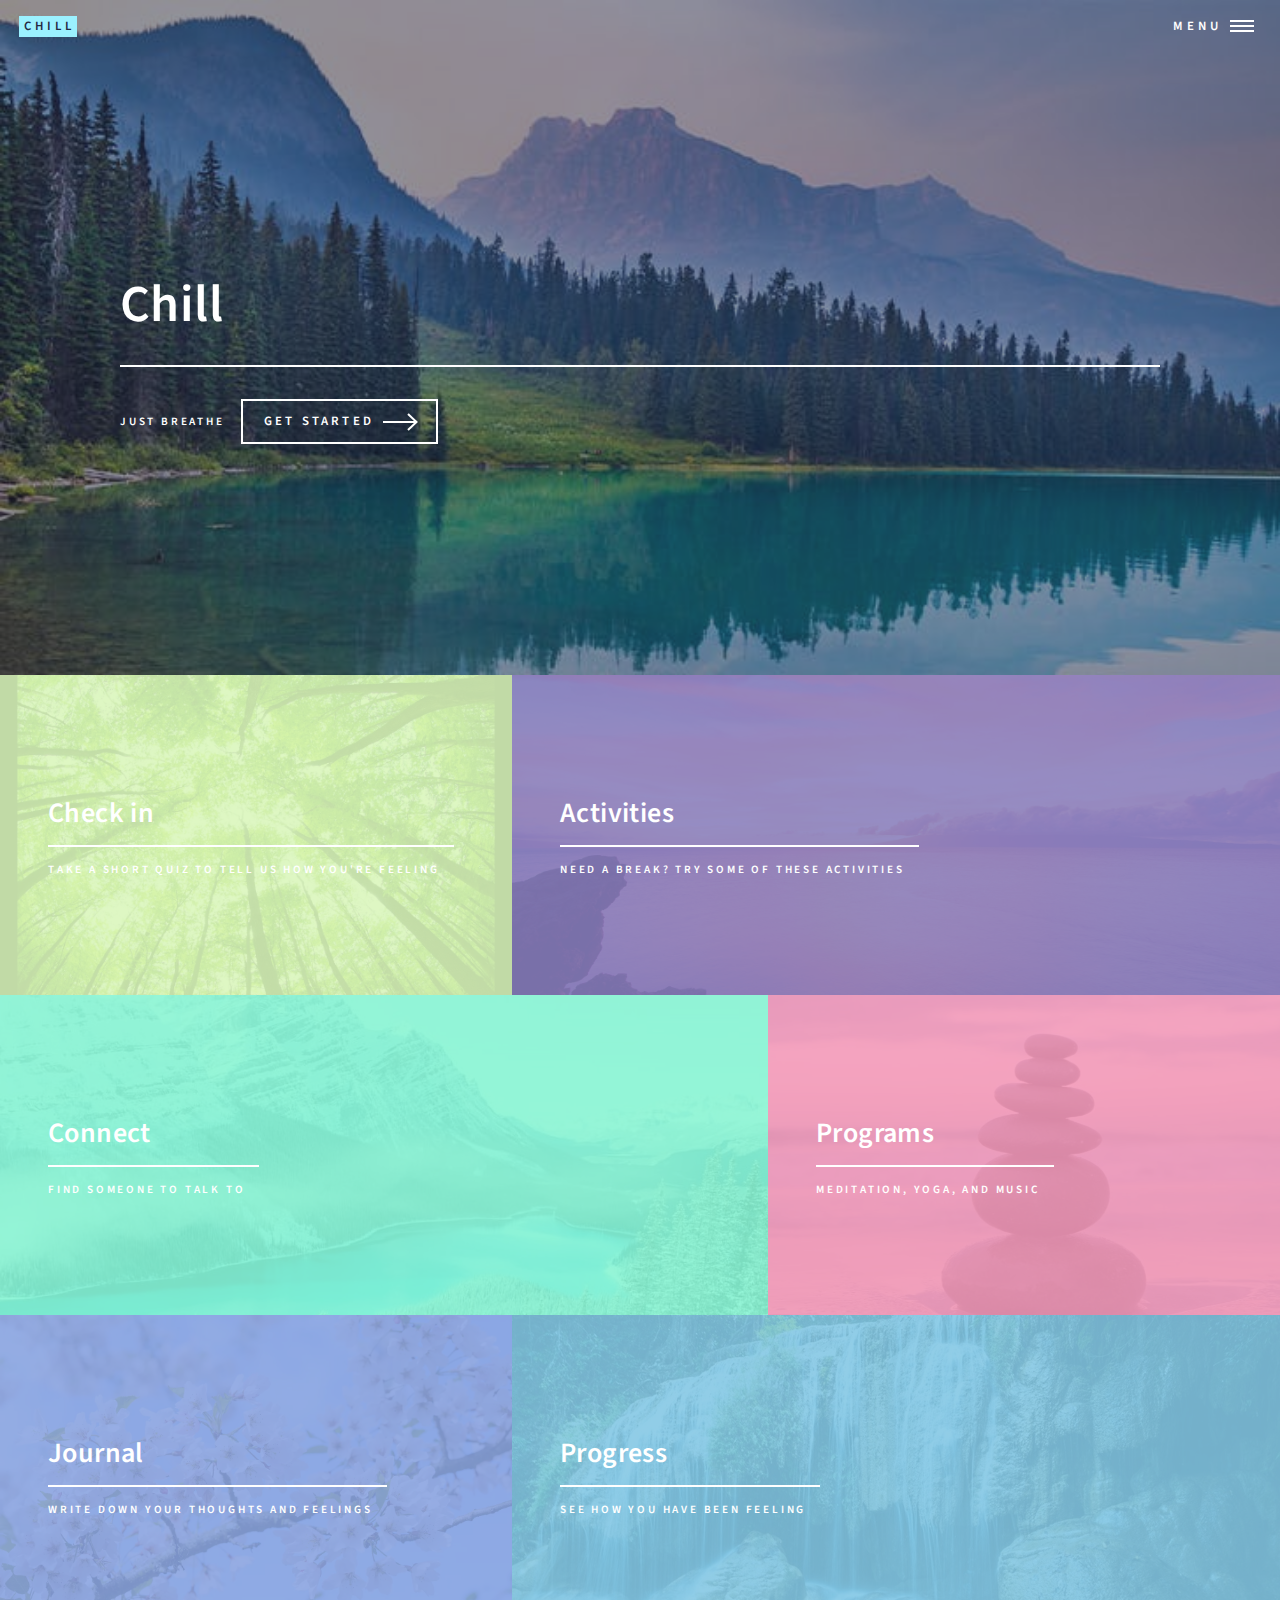
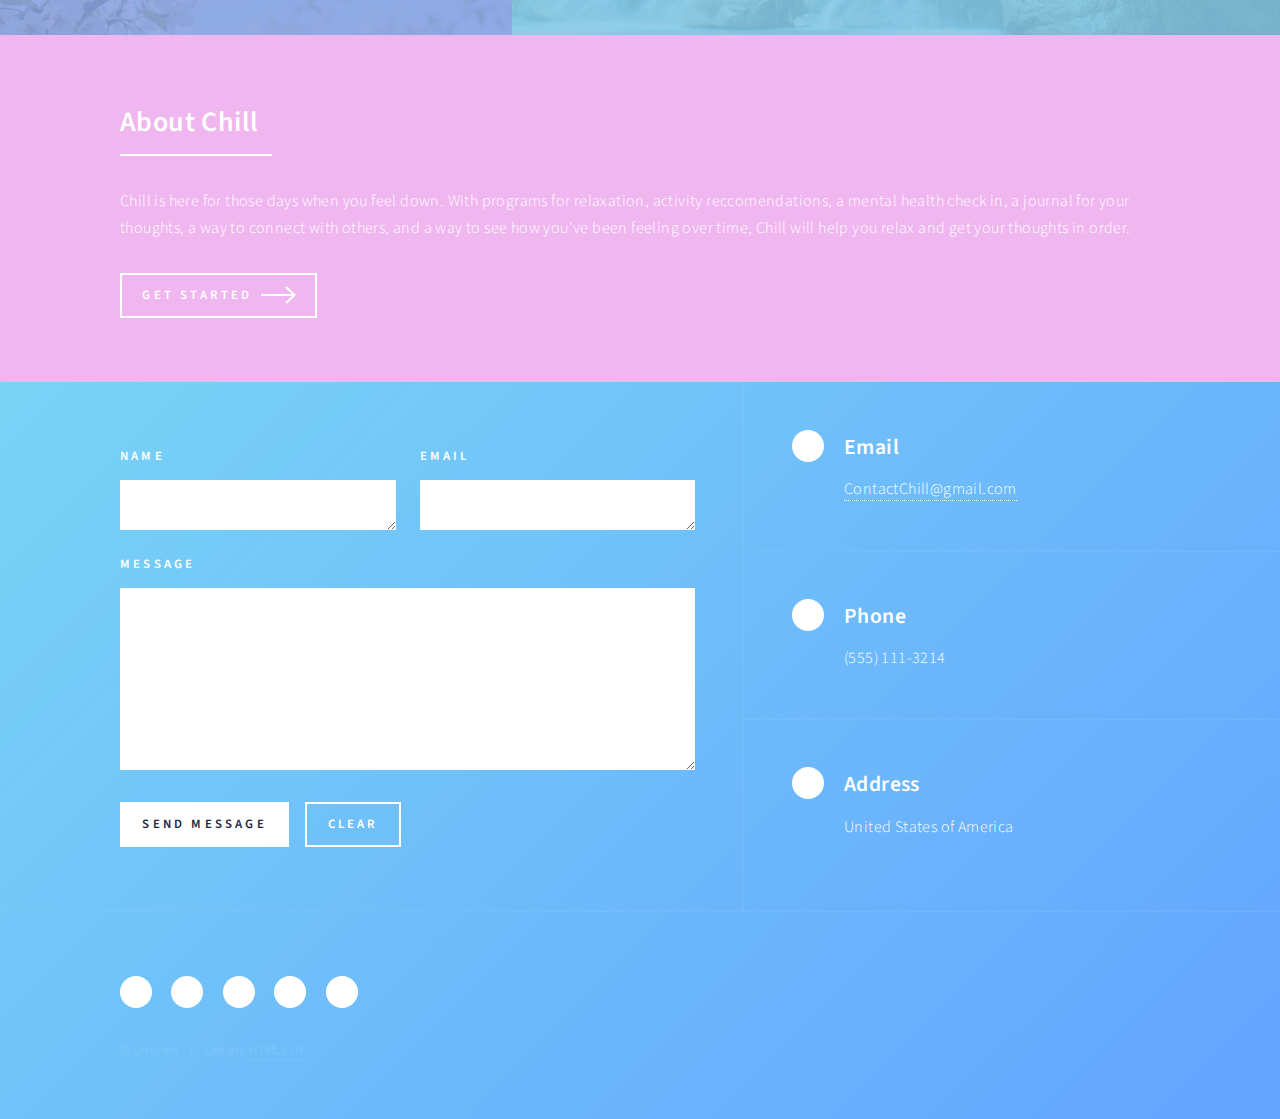
<file: index.html>
<!DOCTYPE HTML>

<html>
	<head>
		<title>Chill</title>
		<link rel = "icon" href = "images/Logo.png" type = "image/x-icon"> 
		<meta charset="utf-8" />
		<meta name="viewport" content="width=device-width, initial-scale=1, user-scalable=no" />
		<link rel="stylesheet" href="assets/css/main.css" />
		<noscript><link rel="stylesheet" href="assets/css/noscript.css" /></noscript>
	</head>
	<body class="is-preload">

		<!-- Wrapper -->
			<div id="wrapper">

				<!-- Header -->
					<header id="header" class="alt">
						<a href="index.html" class="logo"><strong>Chill</strong></a>
						<nav>
							<a href="#menu">Menu</a>
						</nav>
					</header>

				<!-- Menu -->
				<nav id="menu">
					<ul class="links">
						<li><a href="index.html">Home</a></li>
						<li><a href="Activities.html">Activities</a></li>
						<li><a href="Quiz.html">Check In</a></li>
						<li><a href="connect.html">Connect</a></li>
						<li><a href="journal.html">Journal</a></li>
						<li><a href="Progress.html">Programs</a></li>
						<li><a href="Programs.html">Progress</a></li>
					</ul>
					<ul class="actions stacked">
						<li><a href="Signup.html" class="button primary fit">Get Started</a></li>
						<li><a href="login.html" class="button fit">Log In</a></li>
					</ul>
				</nav>

				<!-- Banner -->
					<section id="banner" class="major">
						<div class="inner">
							<header class="major">
								<h1>Chill</h1>
							</header>
							<div class="content">
								<p>Just Breathe</p>
								<ul class="actions">
									<li><a href="#one" class="button next scrolly">Get Started</a></li>
								</ul>
							</div>
						</div>
					</section>


				<!-- Main -->
					<div id="main">

						<!-- One -->

					
						<!--CHANGE THE IMAGE LINKS HERE TO CHANGE THE IMAGES FOR THE 6 BOXES-->
							<section id="one" class="tiles">
								<article>
									<span class="image">
										<img src="images/trees.jpg" alt="" />
									</span>
									<header class="major">
										<h3><a href="Quiz.html" class="link">Check in</a></h3>
										<p>Take a short quiz to tell us how you're feeling</p>
									</header>
								</article>
								<article>
									<span class="image">
										<img src="images/sunset.jpg" alt="" />
									</span>
									<header class="major">
										<h3><a href="Activities.html" class="link">Activities</a></h3>
										<p>Need a break? Try some of these activities</p>
									</header>
								</article>
								<article>
									<span class="image">
										<img src="images/lake.jpg" alt="" />
									</span>
									<header class="major">
										<h3><a href="connect.html" class="link">Connect</a></h3>
										<p>Find someone to talk to</p>
									</header>
								</article>
								<article>
									<span class="image">
										<img src="images/meditationstones.jpg" alt="" />
									</span>
									<header class="major">
										<h3><a href="programs.html" class="link">Programs</a></h3>
										<p>Meditation, yoga, and music</p>
									</header>
								</article>
								<article>
									<span class="image">
										<img src="images/flowers.webp" alt="" />
									</span>
									<header class="major">
										<h3><a href="journal.html" class="link">Journal</a></h3>
										<p>Write down your thoughts and feelings</p>
									</header>
								</article>
								<article>
									<span class="image">
										<img src="images/waterfall.jpg" alt="" />
									</span>
									<header class="major">
										<h3><a href="Progress.html" class="link">Progress</a></h3>
										<p>See how you have been feeling </p>
									</header>
								</article>
							</section>

						<!-- Two -->
							<section id="two">
								<div class="inner">
									<header class="major">
										<h2>About Chill</h2>
									</header>
									<p>Chill is here for those days when you feel down. With programs for relaxation, activity reccomendations, a mental health check in, a journal for your thoughts, a way to connect with others, and a way to see how you've been feeling over time, Chill will help you relax and get your thoughts in order.</p>
									<ul class="actions">
										<li><a href="Signup.html" class="button next">Get Started</a></li>
									</ul>
								</div>
							</section>

					</div>

				<!-- Contact -->
					<section id="contact">
						<div class="inner">
							<section>
								<form method="post" action="#">
									<div class="fields">
										<div class="field half">
											<label for="name">Name</label>
											
											<textarea style="color:black;" name="name" id="name" rows="1"></textarea>
										</div>
										<div class="field half">
											<label for="email">Email</label>
											<textarea style="color:black;" name="email" id="email" rows="1"></textarea>
										</div>
										<div class="field">
											<label for="message">Message</label>
											<textarea style="color:black;" name="message" id="message" rows="6"></textarea>
										</div>
									</div>
									<ul class="actions">
										<li><input type="submit" value="Send Message" class="primary" /></li>
										<li><input type="reset" value="Clear" /></li>
									</ul>
								</form>
							</section>
							<section class="split">
								<section>
									<div class="contact-method">
										<span class="icon solid alt fa-envelope"></span>
										<h3>Email</h3>
										<a href="#">ContactChill@gmail.com</a>
									</div>
								</section>
								<section>
									<div class="contact-method">
										<span class="icon solid alt fa-phone"></span>
										<h3>Phone</h3>
										<span>(555) 111-3214</span>
									</div>
								</section>
								<section>
									<div class="contact-method">
										<span class="icon solid alt fa-home"></span>
										<h3>Address</h3>
										<span> United States of America</span>
									</div>
								</section>
							</section>
						</div>
					</section>

				<!-- Footer -->
					<footer id="footer">
						<div class="inner">
							<ul class="icons">
								<li><a href="#" class="icon brands alt fa-twitter"><span class="label">Twitter</span></a></li>
								<li><a href="#" class="icon brands alt fa-facebook-f"><span class="label">Facebook</span></a></li>
								<li><a href="#" class="icon brands alt fa-instagram"><span class="label">Instagram</span></a></li>
								<li><a href="#" class="icon brands alt fa-github"><span class="label">GitHub</span></a></li>
								<li><a href="#" class="icon brands alt fa-linkedin-in"><span class="label">LinkedIn</span></a></li>
							</ul>
							<ul class="copyright">
								<li>&copy; Untitled</li><li>Design: <a href="https://html5up.net">HTML5 UP</a></li>
							</ul>
						</div>
					</footer>

			</div>

		<!-- Scripts -->
			<script src="assets/js/jquery.min.js"></script>
			<script src="assets/js/jquery.scrolly.min.js"></script>
			<script src="assets/js/jquery.scrollex.min.js"></script>
			<script src="assets/js/browser.min.js"></script>
			<script src="assets/js/breakpoints.min.js"></script>
			<script src="assets/js/util.js"></script>
			<script src="assets/js/main.js"></script>

	</body>
</html>
</file>
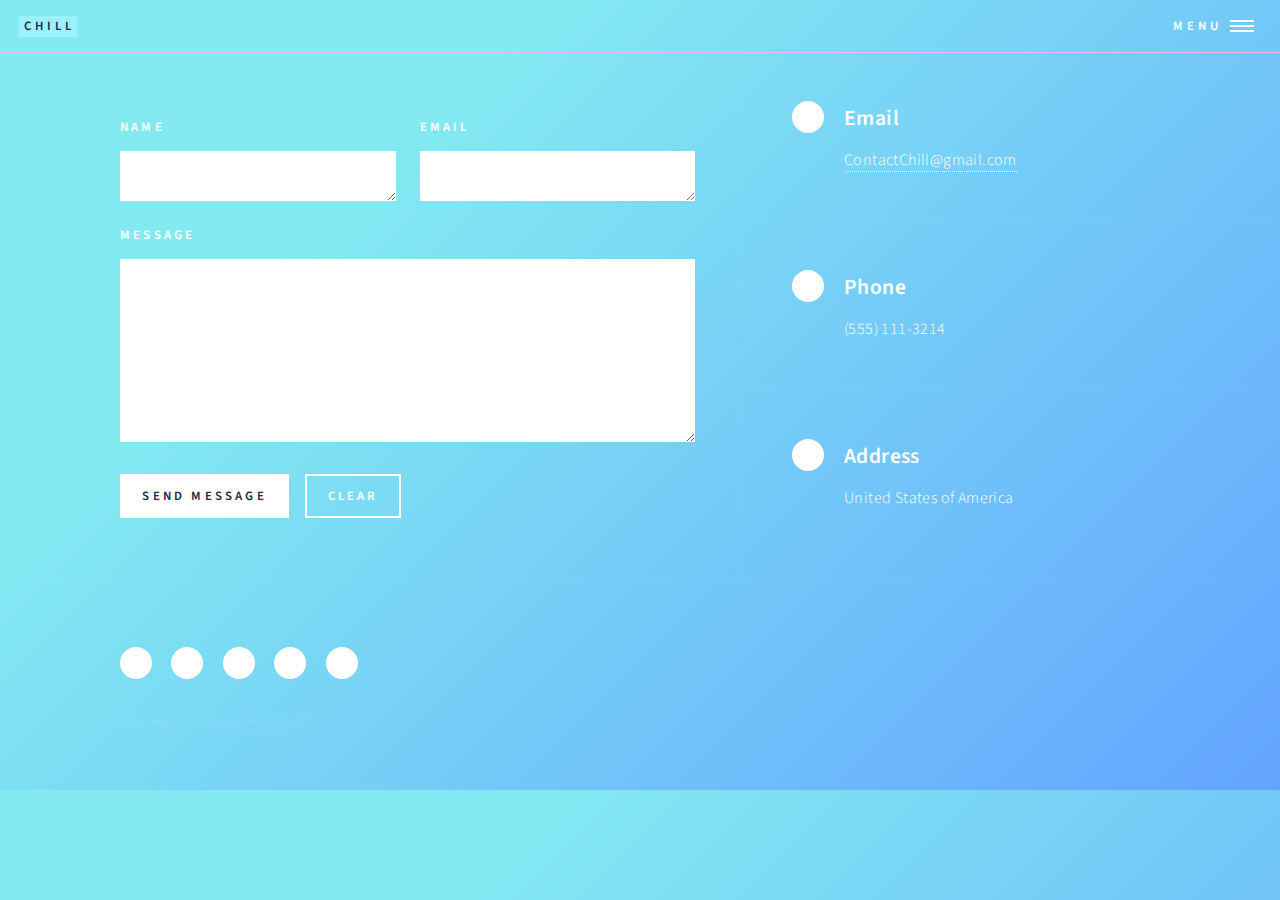
<file: connect.html>
<!DOCTYPE HTML>

<html>
	<head>
		<title>Chill</title>
		<meta charset="utf-8" />
		<link rel = "icon" href = "images/Logo.png" type = "image/x-icon"> 
		<meta name="viewport" content="width=device-width, initial-scale=1, user-scalable=no" />
		<link rel="stylesheet" href="assets/css/main.css" />
		<noscript><link rel="stylesheet" href="assets/css/noscript.css" /></noscript>
	</head>
	<body class="is-preload">

		<!-- Wrapper -->
			<div id="wrapper">

				<!-- Header -->
					<header id="header" class="alt">
						<a href="index.html" class="logo"><strong>Chill</strong></a>
						<nav>
							<a href="#menu">Menu</a>
						</nav>
					</header>

				<!-- Menu -->
				<nav id="menu">
					<ul class="links">
						<li><a href="index.html">Home</a></li>
						<li><a href="Activities.html">Activities</a></li>
						<li><a href="Quiz.html">Check In</a></li>
						<li><a href="connect.html">Connect</a></li>
						<li><a href="journal.html">Journal</a></li>
						<li><a href="Progress.html">Programs</a></li>
						<li><a href="Progress.html">Progress</a></li>
					</ul>
					<ul class="actions stacked">
						<li><a href="Signup.html" class="button primary fit">Get Started</a></li>
						<li><a href="login.html" class="button fit">Log In</a></li>
					</ul>
				</nav>


				<!-- Main -->
					<div id="main">
						<script type="text/javascript">
							(function(d,s,id,u){
							  if (d.getElementById(id)) return;
							  var js, sjs = d.getElementsByTagName(s)[0],
								  t = Math.floor(new Date().getTime() / 1000000);
							  js=d.createElement(s); js.id=id; js.async=1; js.src=u+'?'+t;
							  sjs.parentNode.insertBefore(js, sjs);
							}(document, 'script', 'os-widget-jssdk', 'https://www.opinionstage.com/assets/loader.js'));
							</script><div class="os_widget" data-of="bobtushman" data-path="/bobtushman/connect" id="os-widget-799498"></div>

					</div>

				<!-- Contact -->
					<section id="contact">
						<div class="inner">
							<section>
								<form method="post" action="#">
									<div class="fields">
										<div class="field half">
											<label for="name">Name</label>
											
											<textarea style="color:black;" name="name" id="name" rows="1"></textarea>
										</div>
										<div class="field half">
											<label for="email">Email</label>
											<textarea style="color:black;" name="email" id="email" rows="1"></textarea>
										</div>
										<div class="field">
											<label for="message">Message</label>
											<textarea style="color:black;" name="message" id="message" rows="6"></textarea>
										</div>
									</div>
									<ul class="actions">
										<li><input type="submit" value="Send Message" class="primary" /></li>
										<li><input type="reset" value="Clear" /></li>
									</ul>
								</form>
							</section>
							<section class="split">
								<section>
									<div class="contact-method">
										<span class="icon solid alt fa-envelope"></span>
										<h3>Email</h3>
										<a href="#">ContactChill@gmail.com</a>
									</div>
								</section>
								<section>
									<div class="contact-method">
										<span class="icon solid alt fa-phone"></span>
										<h3>Phone</h3>
										<span>(555) 111-3214</span>
									</div>
								</section>
								<section>
									<div class="contact-method">
										<span class="icon solid alt fa-home"></span>
										<h3>Address</h3>
										<span> United States of America</span>
									</div>
								</section>
							</section>
						</div>
					</section>

				<!-- Footer -->
					<footer id="footer">
						<div class="inner">
							<ul class="icons">
								<li><a href="#" class="icon brands alt fa-twitter"><span class="label">Twitter</span></a></li>
								<li><a href="#" class="icon brands alt fa-facebook-f"><span class="label">Facebook</span></a></li>
								<li><a href="#" class="icon brands alt fa-instagram"><span class="label">Instagram</span></a></li>
								<li><a href="#" class="icon brands alt fa-github"><span class="label">GitHub</span></a></li>
								<li><a href="#" class="icon brands alt fa-linkedin-in"><span class="label">LinkedIn</span></a></li>
							</ul>
							<ul class="copyright">
								<li>&copy; Untitled</li><li>Design: <a href="https://html5up.net">HTML5 UP</a></li>
							</ul>
						</div>
					</footer>

			</div>

		<!-- Scripts -->
			<script src="assets/js/jquery.min.js"></script>
			<script src="assets/js/jquery.scrolly.min.js"></script>
			<script src="assets/js/jquery.scrollex.min.js"></script>
			<script src="assets/js/browser.min.js"></script>
			<script src="assets/js/breakpoints.min.js"></script>
			<script src="assets/js/util.js"></script>
			<script src="assets/js/main.js"></script>

	</body>
</html>
</file>
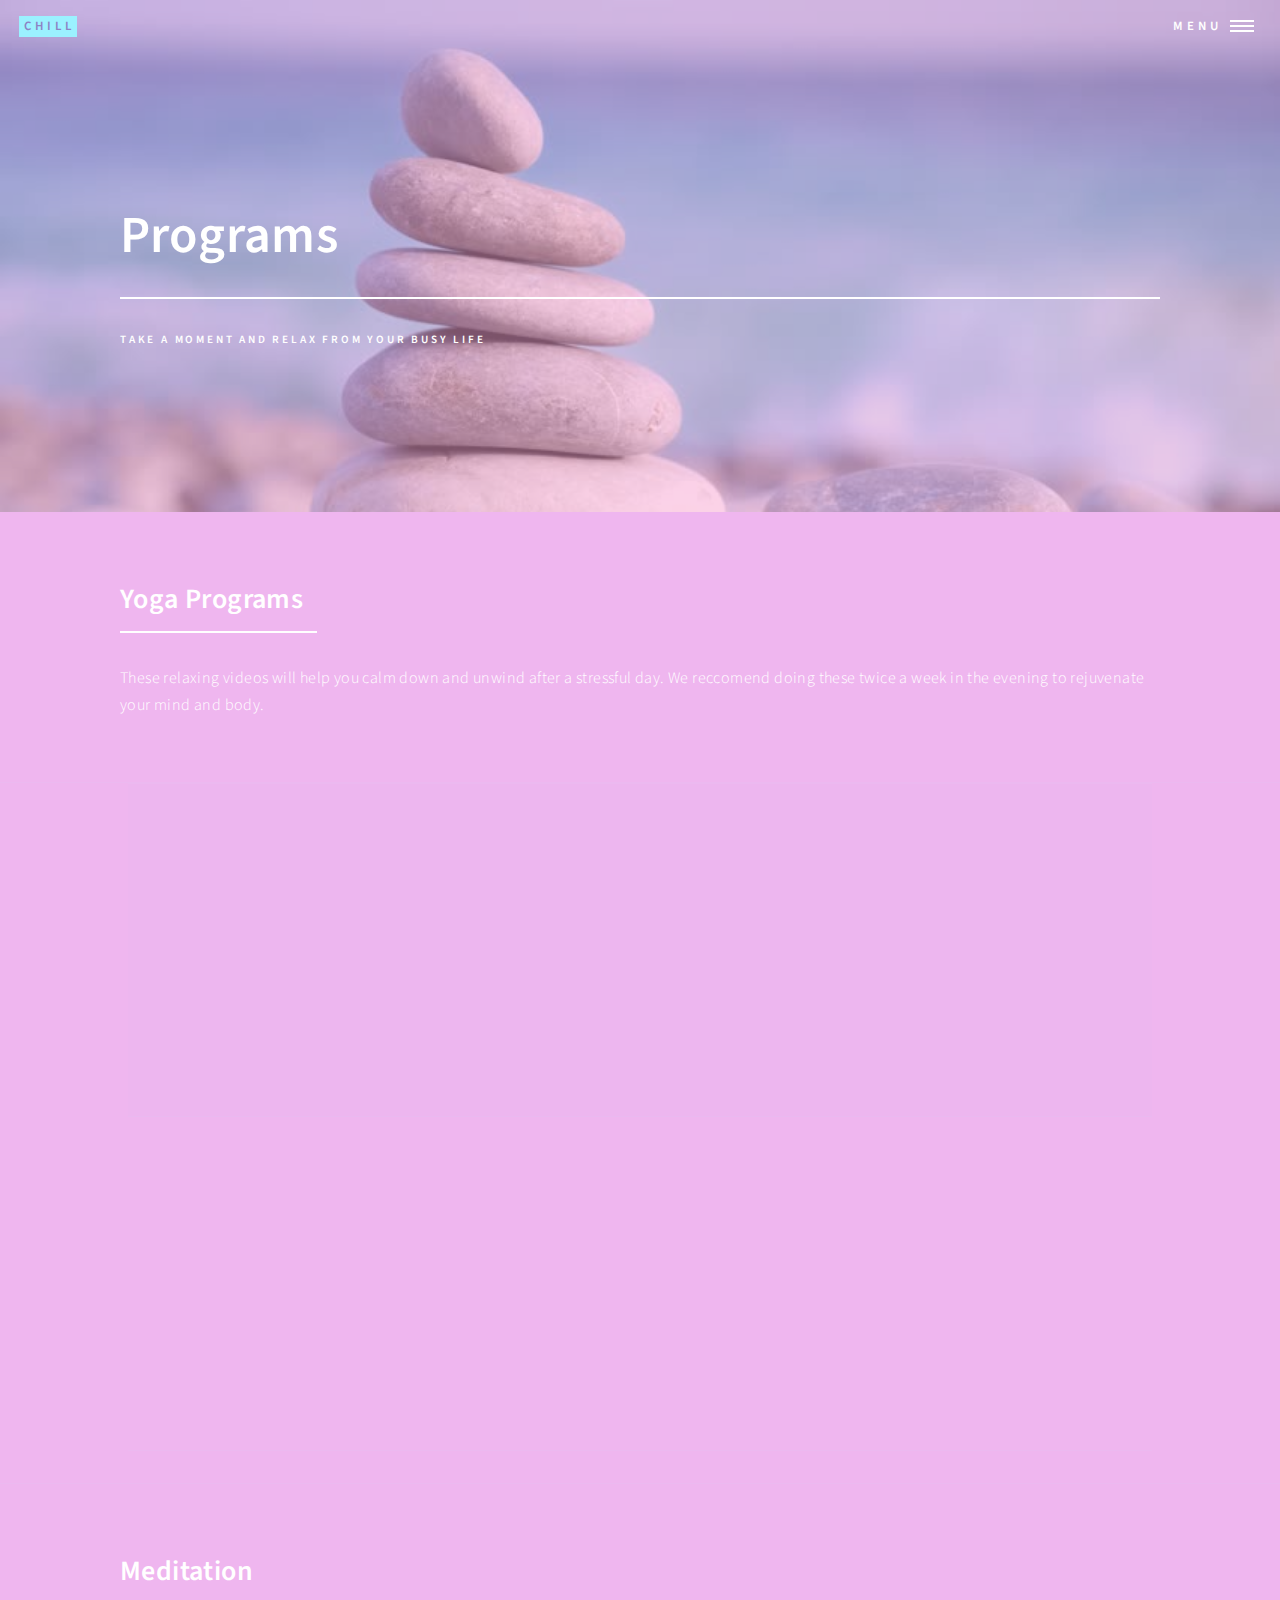
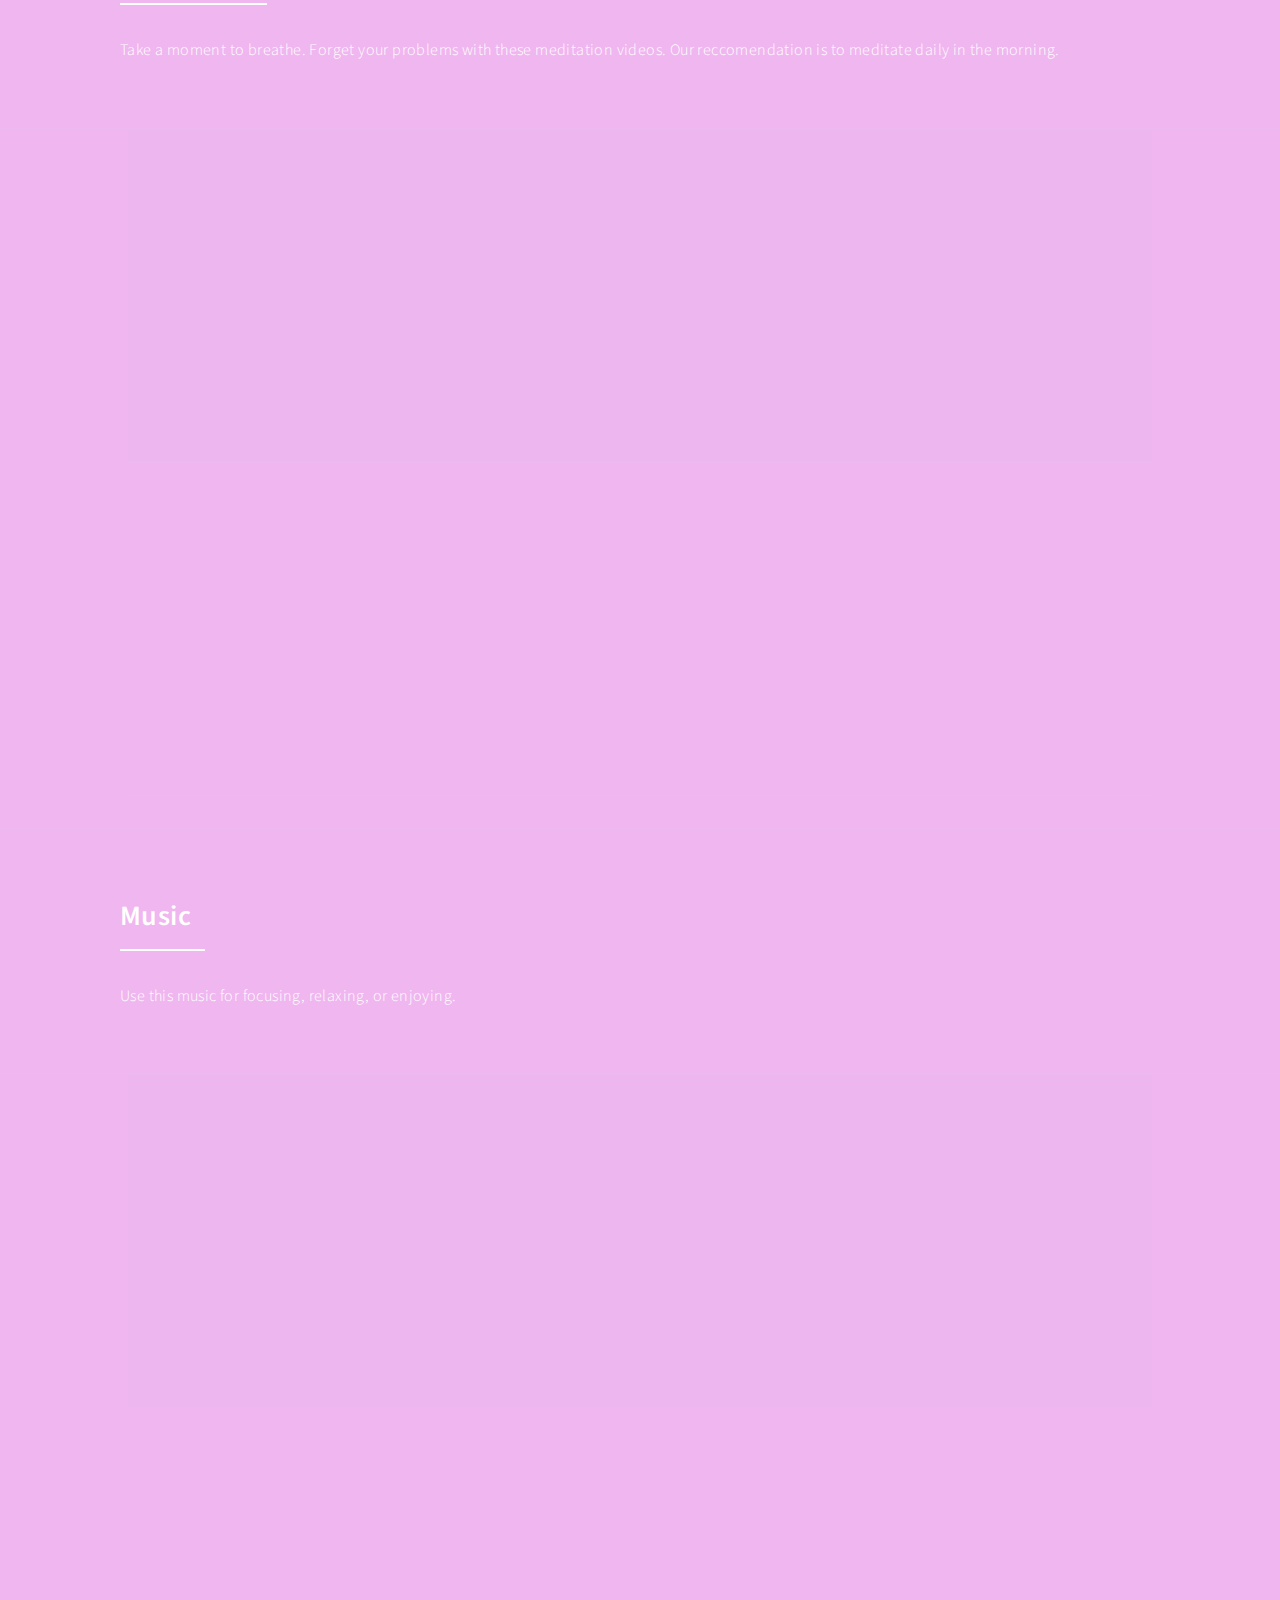
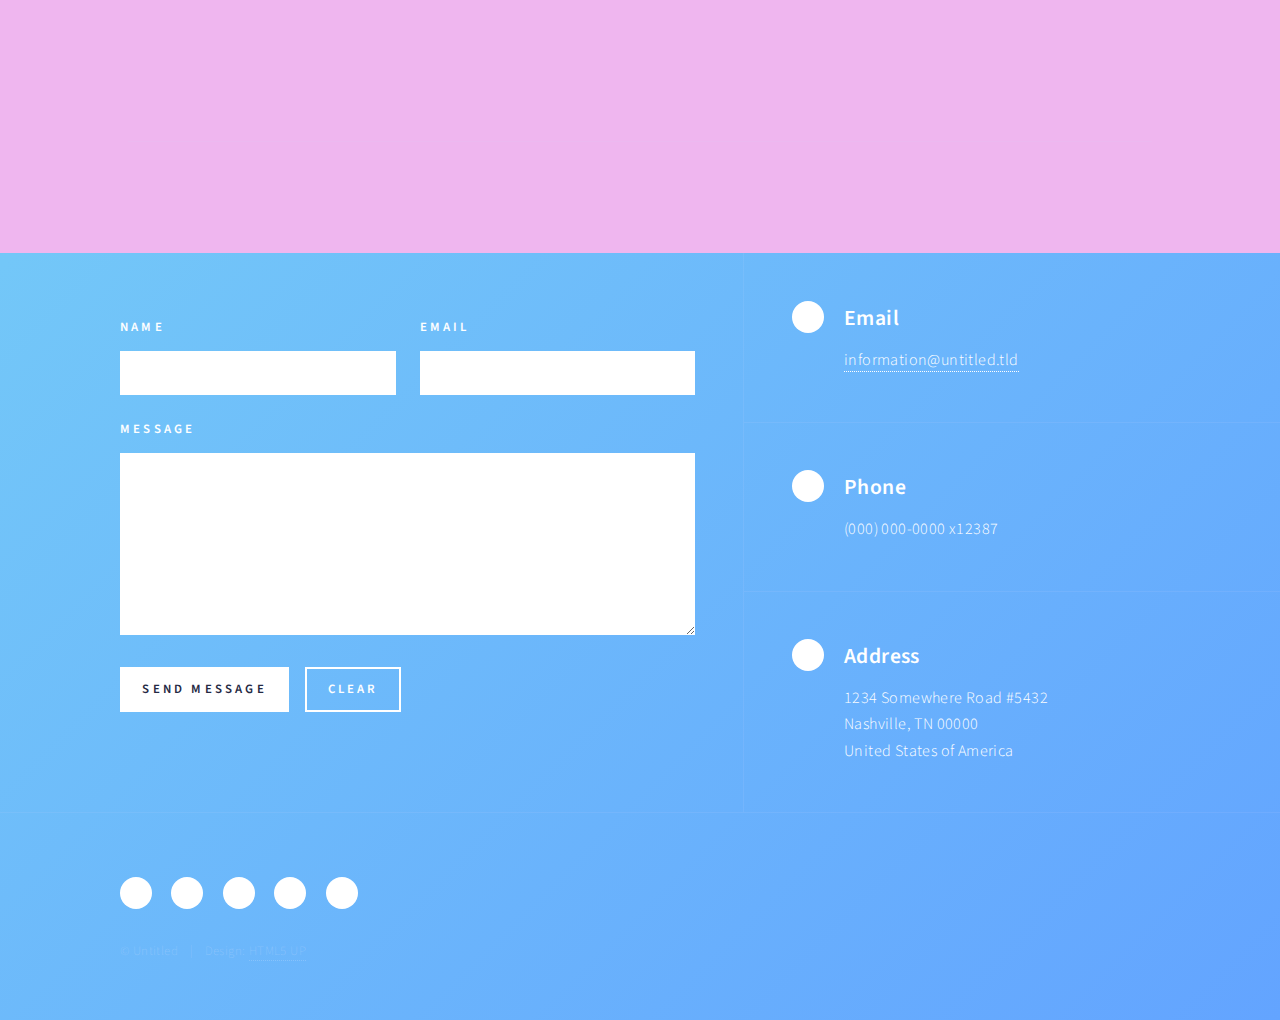
<file: Programs.html>
<!DOCTYPE HTML>

<html>
	<head>
		<title>Chill - Programs</title>
		<link rel = "icon" href = "images/Logo.png" type = "image/x-icon"> 
		<meta charset="utf-8" />
		<meta name="viewport" content="width=device-width, initial-scale=1, user-scalable=no" />
		<link rel="stylesheet" href="assets/css/main.css" />
		<noscript><link rel="stylesheet" href="assets/css/noscript.css" /></noscript>
	</head>
	<body class="is-preload">

		<!-- Wrapper -->
			<div id="wrapper">

				<!-- Header -->
				<!-- Note: The "styleN" class below should match that of the banner element. -->
					<header id="header" class="alt style2">
						<a href="index.html" class="logo"><strong>Chill</strong></a>
						<nav>
							<a href="#menu">Menu</a>
						</nav>
					</header>

				<!-- Menu -->
					<nav id="menu">
						<ul class="links">
							<li><a href="index.html">Home</a></li>
							<li><a href="Activities.html">Activities</a></li>
							<li><a href="Quiz.html">Check In</a></li>
							<li><a href="generic.html">Connect</a></li>
							<li><a href="journal.html">Journal</a></li>
							<li><a href="programs.html">Programs</a></li>
							<li><a href="Progress.html">Progress</a></li>
						</ul>
						<ul class="actions stacked">
							<li><a href="#" class="button primary fit">Get Started</a></li>
							<li><a href="#" class="button fit">Log In</a></li>
						</ul>
					</nav>

				<!-- Banner -->
				<!-- Note: The "styleN" class below should match that of the header element. -->
					<section id="banner" class="style2">
						<div class="inner">
							<span class="image">
								<img src="images/stoneshome.jpg" alt="" />
							</span>
							<header class="major">
								<h1>Programs</h1>
							</header>
							<div class="content">
								<p>Take a moment and relax from your busy life<br />
								</p>
							</div>
						</div>
					</section>

				<!-- Main -->
					<div id="main">

						<!-- One -->
							<section id="one">
								<div class="inner">
									<header class="major">
										<h2>Yoga Programs</h2>
									</header>
									<p>These relaxing videos will help you calm down and unwind after a stressful day. We reccomend doing these twice a week in the evening to rejuvenate your mind and body.</p>
								</div>
                            </section>

							<style>
								table {
								
								  width: 80%;
								}
								
								td, th {
								  text-align: center;
								  padding: 30px;
								}
								
							</style>
								
								<center>
								<table>
								
								  <tr>
									<td><iframe width="420" height="300" src="https://www.youtube.com/embed/Nw2oBIrQGLo" frameborder="50" allow="accelerometer; picture-in-picture" allowfullscreen></iframe></td>
									<td><iframe width="420" height="300" src="https://www.youtube.com/embed/6AYyezYP3Bs" frameborder="50000" allow="accelerometer; picture-in-picture" allowfullscreen></iframe></td>
								  </tr>
								  <tr>
									<td><iframe width="420" height="300" src="https://www.youtube.com/embed/AFCRhcXYFm4" frameborder="50" allow="accelerometer;picture-in-picture" allowfullscreen></iframe></td>
									<td> <iframe width="420" height="300" src="https://www.youtube.com/embed/7CTsdbf81W8" frameborder="50" allow="accelerometer; picture-in-picture" allowfullscreen></iframe></td>
								  </tr>
								
								
								</table>
							</center>


							<section id="one">
								<div class="inner">
									<header class="major">
										<h2>Meditation</h2>
									</header>
									<p>Take a moment to breathe. Forget your problems with these meditation videos. Our reccomendation is to meditate daily in the morning.</p>
								</div>
                            </section>

								
								<center>
								<table>
								
								  <tr>
									<td><iframe width="420" height="300" src="https://www.youtube.com/embed/nmFUDkj1Aq0" frameborder="0" allow="accelerometer; picture-in-picture" allowfullscreen></iframe></td>
									<td><iframe width="420" height="300" src="https://www.youtube.com/embed/O-6f5wQXSu8" frameborder="0" allow="accelerometer; picture-in-picture" allowfullscreen></iframe></td>
								  </tr>
								  <tr>
									<td><iframe width="420" height="300" src="https://www.youtube.com/embed/itZMM5gCboo" frameborder="0" allow="accelerometer; picture-in-picture" allowfullscreen></iframe></td>
									<td> <iframe width="420" height="300" src="https://www.youtube.com/embed/ez3GgRqhNvA" frameborder="0" allow="accelerometer; picture-in-picture" allowfullscreen></iframe></td>
								  </tr>
								
								
								</table>
							</center>


							<section id="one">
								<div class="inner">
									<header class="major">
										<h2>Music</h2>
									</header>
									<p>Use this music for focusing, relaxing, or enjoying.</p>
								</div>
                            </section>

								
								<center>
								<table>
								
								  <tr>
									<td><iframe width="420" height="300" src="https://www.youtube.com/embed/JLJqUipWRWk" frameborder="0" allow="accelerometer; picture-in-picture" allowfullscreen></iframe></td>
									<td><iframe width="420" height="300" src="https://www.youtube.com/embed/KJWoyM1Q1tw" frameborder="0" allow="accelerometer; picture-in-picture" allowfullscreen></iframe></td>
								  </tr>
								  <tr>
									<td><iframe width="420" height="300" src="https://www.youtube.com/embed/f6MinONmdX0" frameborder="0" allow="accelerometer; picture-in-picture" allowfullscreen></iframe></td>
									<td> <iframe width="420" height="300" src="https://www.youtube.com/embed/KH7Mli_cKEs" frameborder="0" allow="accelerometer; autoplay; picture-in-picture" allowfullscreen></iframe></td>
								  </tr>
								
								
								</table>
							</center>

							<br>
							<br>
							<br>





					</div>

				<!-- Contact -->
					<section id="contact">
						<div class="inner">
							<section>
								<form method="post" action="#">
									<div class="fields">
										<div class="field half">
											<label for="name">Name</label>
											<input type="text" name="name" id="name" />
										</div>
										<div class="field half">
											<label for="email">Email</label>
											<input type="text" name="email" id="email" />
										</div>
										<div class="field">
											<label for="message">Message</label>
											<textarea name="message" id="message" rows="6"></textarea>
										</div>
									</div>
									<ul class="actions">
										<li><input type="submit" value="Send Message" class="primary" /></li>
										<li><input type="reset" value="Clear" /></li>
									</ul>
								</form>
							</section>
							<section class="split">
								<section>
									<div class="contact-method">
										<span class="icon solid alt fa-envelope"></span>
										<h3>Email</h3>
										<a href="#">information@untitled.tld</a>
									</div>
								</section>
								<section>
									<div class="contact-method">
										<span class="icon solid alt fa-phone"></span>
										<h3>Phone</h3>
										<span>(000) 000-0000 x12387</span>
									</div>
								</section>
								<section>
									<div class="contact-method">
										<span class="icon solid alt fa-home"></span>
										<h3>Address</h3>
										<span>1234 Somewhere Road #5432<br />
										Nashville, TN 00000<br />
										United States of America</span>
									</div>
								</section>
							</section>
						</div>
					</section>

				<!-- Footer -->
					<footer id="footer">
						<div class="inner">
							<ul class="icons">
								<li><a href="#" class="icon brands alt fa-twitter"><span class="label">Twitter</span></a></li>
								<li><a href="#" class="icon brands alt fa-facebook-f"><span class="label">Facebook</span></a></li>
								<li><a href="#" class="icon brands alt fa-instagram"><span class="label">Instagram</span></a></li>
								<li><a href="#" class="icon brands alt fa-github"><span class="label">GitHub</span></a></li>
								<li><a href="#" class="icon brands alt fa-linkedin-in"><span class="label">LinkedIn</span></a></li>
							</ul>
							<ul class="copyright">
								<li>&copy; Untitled</li><li>Design: <a href="https://html5up.net">HTML5 UP</a></li>
							</ul>
						</div>
					</footer>

			</div>

		<!-- Scripts -->
			<script src="assets/js/jquery.min.js"></script>
			<script src="assets/js/jquery.scrolly.min.js"></script>
			<script src="assets/js/jquery.scrollex.min.js"></script>
			<script src="assets/js/browser.min.js"></script>
			<script src="assets/js/breakpoints.min.js"></script>
			<script src="assets/js/util.js"></script>
			<script src="assets/js/main.js"></script>

	</body>
</html>
</file>
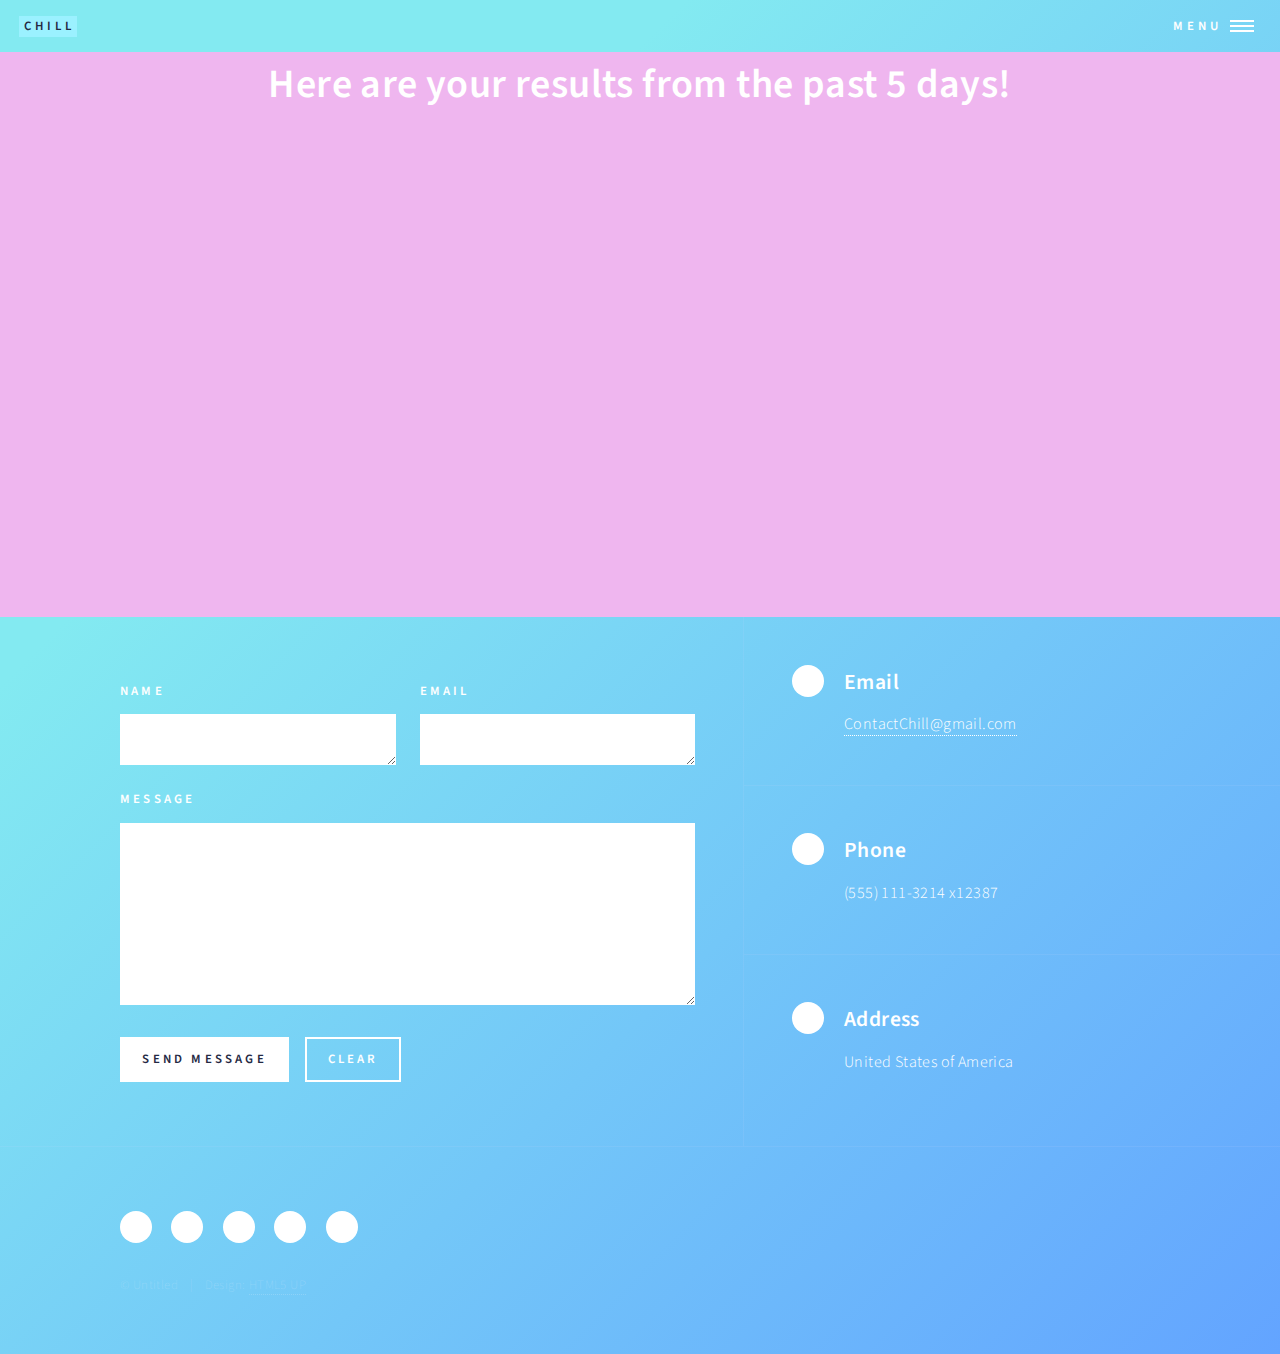
<file: Progress.html>
<!DOCTYPE HTML>

<html>
	<head>
		<title>Chill</title>
		<link rel = "icon" href = "images/Logo.png" type = "image/x-icon"> 
		<meta charset="utf-8" />
		<meta name="viewport" content="width=device-width, initial-scale=1, user-scalable=no" />
		<link rel="stylesheet" href="assets/css/main.css" />
		<noscript><link rel="stylesheet" href="assets/css/noscript.css" /></noscript>
	</head>
	<body class="is-preload">

		<!-- Wrapper -->
			<div id="wrapper">

				<!-- Header -->
					<header id="header" class="alt">
						<a href="index.html" class="logo"><strong>Chill</strong></a>
						<nav>
							<a href="#menu">Menu</a>
						</nav>
					</header>

				<!-- Menu -->
				<nav id="menu">
					<ul class="links">
						<li><a href="index.html">Home</a></li>
						<li><a href="Activities.html">Activities</a></li>
						<li><a href="Quiz.html">Check In</a></li>
						<li><a href="connect.html">Connect</a></li>
						<li><a href="journal.html">Journal</a></li>
						<li><a href="programs.html">Programs</a></li>
						<li><a href="Progress.html">Progress</a></li>
					</ul>
					<ul class="actions stacked">
						<li><a href="Signup.html" class="button primary fit">Get Started</a></li>
						<li><a href="login.html" class="button fit">Log In</a></li>
					</ul>
				</nav>


				<!-- Main -->
					<div id="main">

							<center><h1>Here are your results from the past 5 days!</h1>
								<iframe width="600" height="371" seamless frameborder="0" scrolling="no" src="https://docs.google.com/spreadsheets/d/e/2PACX-1vTrfg37oOw7rDjC_RXD50OfrEG1pq3JoZfH4jCai9h5CIINVtR0UtG1WrKpSeBqOW2ip0-2Et1LbGqq/pubchart?oid=1236943895&amp;format=interactive"></iframe></center>
							<br>
							<br>
							<br>
					</div>

				<!-- Contact -->
					<section id="contact">
						<div class="inner">
							<section>
								<form method="post" action="#">
									<div class="fields">
										<div class="field half">
											<label for="name">Name</label>
											
											<textarea style="color:black;" name="name" id="name" rows="1"></textarea>
										</div>
										<div class="field half">
											<label for="email">Email</label>
											<textarea style="color:black;" name="email" id="email" rows="1"></textarea>
										</div>
										<div class="field">
											<label for="message">Message</label>
											<textarea style="color:black;" name="message" id="message" rows="6"></textarea>
										</div>
									</div>
									<ul class="actions">
										<li><input type="submit" value="Send Message" class="primary" /></li>
										<li><input type="reset" value="Clear" /></li>
									</ul>
								</form>
							</section>
							<section class="split">
								<section>
									<div class="contact-method">
										<span class="icon solid alt fa-envelope"></span>
										<h3>Email</h3>
										<a href="#">ContactChill@gmail.com</a>
									</div>
								</section>
								<section>
									<div class="contact-method">
										<span class="icon solid alt fa-phone"></span>
										<h3>Phone</h3>
										<span>(555) 111-3214 x12387</span>
									</div>
								</section>
								<section>
									<div class="contact-method">
										<span class="icon solid alt fa-home"></span>
										<h3>Address</h3>
										<span> United States of America</span>
									</div>
								</section>
							</section>
						</div>
					</section>

				<!-- Footer -->
					<footer id="footer">
						<div class="inner">
							<ul class="icons">
								<li><a href="#" class="icon brands alt fa-twitter"><span class="label">Twitter</span></a></li>
								<li><a href="#" class="icon brands alt fa-facebook-f"><span class="label">Facebook</span></a></li>
								<li><a href="#" class="icon brands alt fa-instagram"><span class="label">Instagram</span></a></li>
								<li><a href="#" class="icon brands alt fa-github"><span class="label">GitHub</span></a></li>
								<li><a href="#" class="icon brands alt fa-linkedin-in"><span class="label">LinkedIn</span></a></li>
							</ul>
							<ul class="copyright">
								<li>&copy; Untitled</li><li>Design: <a href="https://html5up.net">HTML5 UP</a></li>
							</ul>
						</div>
					</footer>

			</div>

		<!-- Scripts -->
			<script src="assets/js/jquery.min.js"></script>
			<script src="assets/js/jquery.scrolly.min.js"></script>
			<script src="assets/js/jquery.scrollex.min.js"></script>
			<script src="assets/js/browser.min.js"></script>
			<script src="assets/js/breakpoints.min.js"></script>
			<script src="assets/js/util.js"></script>
			<script src="assets/js/main.js"></script>

	</body>
</html>
</file>
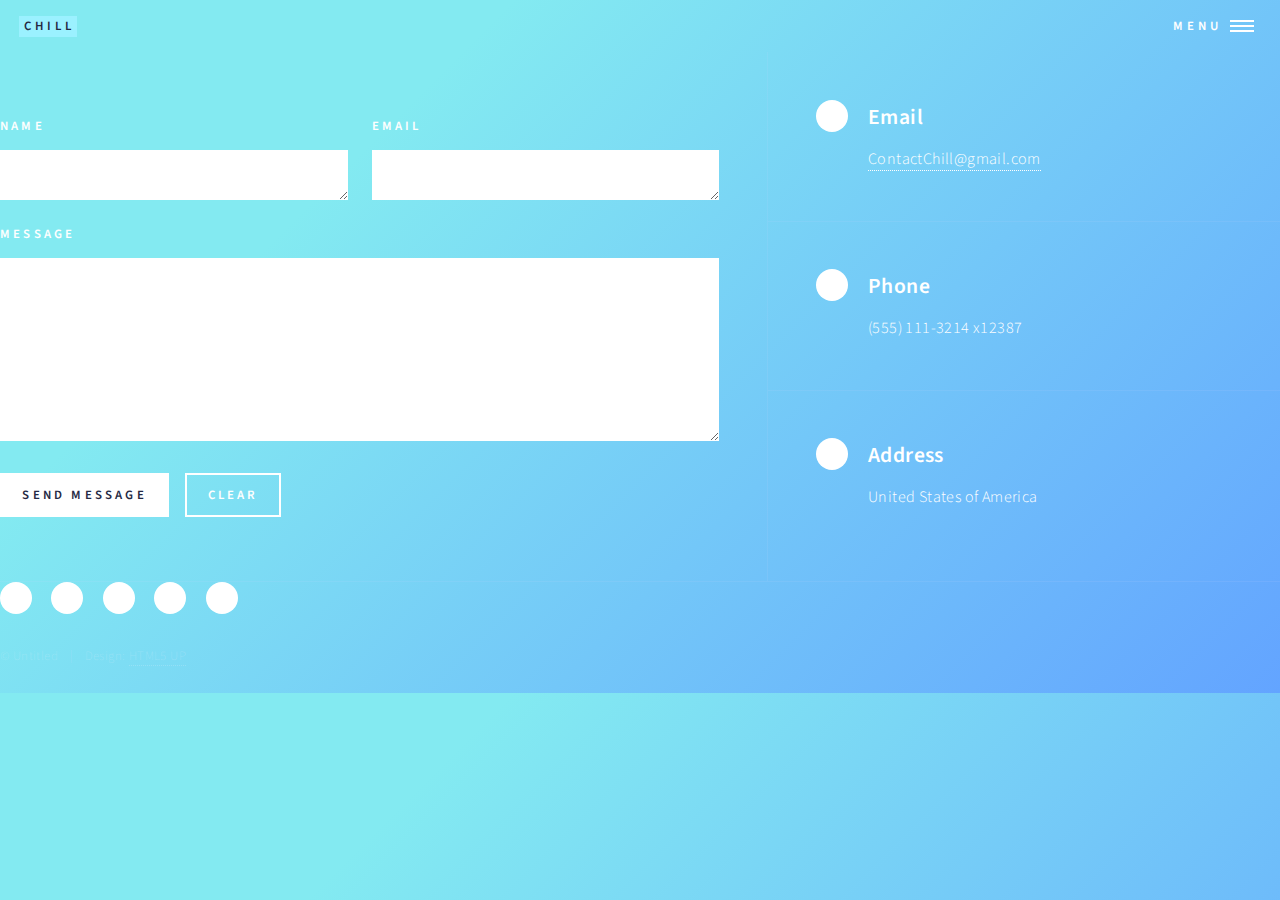
<file: Quiz.html>
<!DOCTYPE HTML>

		<html>
			<head>
				<title>Chill - Quiz</title>
				<link rel = "icon" href = "images/Logo.png" type = "image/x-icon"> 
				<meta charset="utf-8" />
				<meta name="viewport" content="width=device-width, initial-scale=1, user-scalable=no" />
				<link rel="stylesheet" href="assets/css/main.css" />
				<noscript><link rel="stylesheet" href="assets/css/noscript.css" /></noscript>
			</head>
			<body class="is-preload">
		
				<!-- Wrapper -->
					<div id="wrapper">
		
						<!-- Header -->
							<header id="header" class="alt">
								<a href="index.html" class="logo"><strong>Chill</strong></a>
								<nav>
									<a href="#menu">Menu</a>
								</nav>
							</header>
		
						<!-- Menu -->
						<nav id="menu">
							<ul class="links">
								<li><a href="index.html">Home</a></li>
								<li><a href="Activities.html">Activities</a></li>
								<li><a href="Quiz.html">Check In</a></li>
								<li><a href="connect.html">Connect</a></li>
								<li><a href="journal.html">Journal</a></li>
								<li><a href="programs.html">Programs</a></li>
								<li><a href="Progress.html">Progress</a></li>
							</ul>
							<ul class="actions stacked">
								<li><a href="Signup.html" class="button primary fit">Get Started</a></li>
								<li><a href="login.html" class="button fit">Log In</a></li>
							</ul>
						</nav>
		
		
		
						<!-- Main -->
            <script type="text/javascript">
              (function(d,s,id,u){
                if (d.getElementById(id)) return;
                var js, sjs = d.getElementsByTagName(s)[0],
                    t = Math.floor(new Date().getTime() / 1000000);
                js=d.createElement(s); js.id=id; js.async=1; js.src=u+'?'+t;
                sjs.parentNode.insertBefore(js, sjs);
              }(document, 'script', 'os-widget-jssdk', 'https://www.opinionstage.com/assets/loader.js'));
              </script><div class="os_widget" data-of="bobtushman" data-path="/bobtushman/mental-health-check-in" id="os-widget-799155"></div>
              
              
              
							</div>

		
						<!-- Contact -->
							<section id="contact">
								<div class="inner">
									<section>
										<form method="post" action="#">
											<div class="fields">
												<div class="field half">
													<label for="name">Name</label>
													
													<textarea style="color:black;" name="name" id="name" rows="1"></textarea>
												</div>
												<div class="field half">
													<label for="email">Email</label>
													<textarea style="color:black;" name="email" id="email" rows="1"></textarea>
												</div>
												<div class="field">
													<label for="message">Message</label>
													<textarea style="color:black;" name="message" id="message" rows="6"></textarea>
												</div>
											</div>
											<ul class="actions">
												<li><input type="submit" value="Send Message" class="primary" /></li>
												<li><input type="reset" value="Clear" /></li>
											</ul>
										</form>
									</section>
									<section class="split">
										<section>
											<div class="contact-method">
												<span class="icon solid alt fa-envelope"></span>
												<h3>Email</h3>
												<a href="#">ContactChill@gmail.com</a>
											</div>
										</section>
										<section>
											<div class="contact-method">
												<span class="icon solid alt fa-phone"></span>
												<h3>Phone</h3>
												<span>(555) 111-3214 x12387</span>
											</div>
										</section>
										<section>
											<div class="contact-method">
												<span class="icon solid alt fa-home"></span>
												<h3>Address</h3>
												<span> United States of America</span>
											</div>
										</section>
									</section>
								</div>
							</section>
		
						<!-- Footer -->
							<footer id="footer">
								<div class="inner">
									<ul class="icons">
										<li><a href="#" class="icon brands alt fa-twitter"><span class="label">Twitter</span></a></li>
										<li><a href="#" class="icon brands alt fa-facebook-f"><span class="label">Facebook</span></a></li>
										<li><a href="#" class="icon brands alt fa-instagram"><span class="label">Instagram</span></a></li>
										<li><a href="#" class="icon brands alt fa-github"><span class="label">GitHub</span></a></li>
										<li><a href="#" class="icon brands alt fa-linkedin-in"><span class="label">LinkedIn</span></a></li>
									</ul>
									<ul class="copyright">
										<li>&copy; Untitled</li><li>Design: <a href="https://html5up.net">HTML5 UP</a></li>
									</ul>
								</div>
							</footer>
		
					</div>
		
				<!-- Scripts -->
					<script src="assets/js/jquery.min.js"></script>
					<script src="assets/js/jquery.scrolly.min.js"></script>
					<script src="assets/js/jquery.scrollex.min.js"></script>
					<script src="assets/js/browser.min.js"></script>
					<script src="assets/js/breakpoints.min.js"></script>
					<script src="assets/js/util.js"></script>
					<script src="assets/js/main.js"></script>
		
			</body>
		</html>
</file>
<file: assets/css/noscript.css>
/* Banner */

	body.is-preload #banner:after {
		opacity: 0.85;
	}

	body.is-preload #banner > .inner {
		-moz-filter: none;
		-webkit-filter: none;
		-ms-filter: none;
		filter: none;
		-moz-transform: none;
		-webkit-transform: none;
		-ms-transform: none;
		transform: none;
		opacity: 1;
	}
</file>
<file: assets/css/main.css>
@import url(fontawesome-all.min.css); 
@import url("https://fonts.googleapis.com/css?family=Source+Sans+Pro:300,300italic,600,600italic");


html, body, div, span, applet, object,
iframe, h1, h2, h3, h4, h5, h6, p, blockquote,
pre, a, abbr, acronym, address, big, cite,
code, del, dfn, em, img, ins, kbd, q, s, samp,
small, strike, strong, sub, sup, tt, var, b,
u, i, center, dl, dt, dd, ol, ul, li, fieldset,
form, label, legend, table, caption, tbody,
tfoot, thead, tr, th, td, article, aside,
canvas, details, embed, figure, figcaption,
footer, header, hgroup, menu, nav, output, ruby,
section, summary, time, mark, audio, video {
	margin: 0;
	padding: 0;
	border: 0;
	font-size: 100%;
	font: inherit;
	vertical-align: baseline;}

article, aside, details, figcaption, figure,
footer, header, hgroup, menu, nav, section {
	display: block;}

body {
	line-height: 1;
}

ol, ul {
	list-style: none;
}

blockquote, q {
	quotes: none;
}

	blockquote:before, blockquote:after, q:before, q:after {
		content: '';
		content: none;
	}

table {
	border-collapse: collapse;
	border-spacing: 0;
}

body {
	-webkit-text-size-adjust: none;
}

mark {
	background-color: transparent;
	color: inherit;
}

input::-moz-focus-inner {
	border: 0;
	padding: 0;
}

input, select, textarea {
	-moz-appearance: none;
	-webkit-appearance: none;
	-ms-appearance: none;
	appearance: none;
}

/* Basic */

	@-ms-viewport {
		width: device-width;
	}

	body {
		-ms-overflow-style: scrollbar;
	}

	@media screen and (max-width: 480px) {

		html, body {
			min-width: 320px;
		}

	}

	html {
		box-sizing: border-box;
	}

	*, *:before, *:after {
		box-sizing: inherit;
	}

	body {
		/*PAGE BACKGROUND COLOR (FOOTER AND VERY VERY TOP)*/
		background-color: #63a4ff;
		background-image: linear-gradient(315deg, #63a4ff 0%, #83eaf1 74%);
	}

		body.is-preload *, body.is-preload *:before, body.is-preload *:after {
			-moz-animation: none !important;
			-webkit-animation: none !important;
			-ms-animation: none !important;
			animation: none !important;
			-moz-transition: none !important;
			-webkit-transition: none !important;
			-ms-transition: none !important;
			transition: none !important;
		}

/* Type */

	body, input, select, textarea {
		color: #ffffff;
		font-family: "Source Sans Pro", Helvetica, sans-serif;
		font-size: 17pt;
		font-weight: 300;
		letter-spacing: 0.025em;
		line-height: 1.65;
	}

		@media screen and (max-width: 1680px) {

			body, input, select, textarea {
				font-size: 14pt;
			}

		}

		@media screen and (max-width: 1280px) {

			body, input, select, textarea {
				font-size: 12pt;
			}

		}

		@media screen and (max-width: 360px) {

			body, input, select, textarea {
				font-size: 11pt;
			}

		}

	a {
		-moz-transition: color 0.2s ease-in-out, border-bottom-color 0.2s ease-in-out;
		-webkit-transition: color 0.2s ease-in-out, border-bottom-color 0.2s ease-in-out;
		-ms-transition: color 0.2s ease-in-out, border-bottom-color 0.2s ease-in-out;
		transition: color 0.2s ease-in-out, border-bottom-color 0.2s ease-in-out;
		border-bottom: dotted 1px;
		color: inherit;
		text-decoration: none;
	}

		a:hover {
			border-bottom-color: transparent;
			color: #9bf1ff !important;
		}

		a:active {
			color: #53e3fb !important;
		}

	strong, b {
		color: #ffffff;
		font-weight: 600;
	}

	em, i {
		font-style: italic;
	}

	p {
		margin: 0 0 2em 0;
	}

	h1, h2, h3, h4, h5, h6 {
		color: #ffffff;
		font-weight: 600;
		line-height: 1.65;
		margin: 0 0 1em 0;
	}

		h1 a, h2 a, h3 a, h4 a, h5 a, h6 a {
			color: inherit;
			border-bottom: 0;
		}

	h1 {
		font-size: 2.5em;
	}

	h2 {
		font-size: 1.75em;
	}

	h3 {
		font-size: 1.35em;
	}

	h4 {
		font-size: 1.1em;
	}

	h5 {
		font-size: 0.9em;
	}

	h6 {
		font-size: 0.7em;
	}

	@media screen and (max-width: 736px) {

		h1 {
			font-size: 2em;
		}

		h2 {
			font-size: 1.5em;
		}

		h3 {
			font-size: 1.25em;
		}

	}

	sub {
		font-size: 0.8em;
		position: relative;
		top: 0.5em;
	}

	sup {
		font-size: 0.8em;
		position: relative;
		top: -0.5em;
	}

	blockquote {
		border-left: solid 4px rgba(212, 212, 255, 0.1);
		font-style: italic;
		margin: 0 0 2em 0;
		padding: 0.5em 0 0.5em 2em;
	}

	code {
		background: rgba(219, 255, 212, 0.035);
		font-family: "Courier New", monospace;
		font-size: 0.9em;
		margin: 0 0.25em;
		padding: 0.25em 0.65em;
	}

	pre {
		-webkit-overflow-scrolling: touch;
		font-family: "Courier New", monospace;
		font-size: 0.9em;
		margin: 0 0 2em 0;
	}

		pre code {
			display: block;
			line-height: 1.75;
			padding: 1em 1.5em;
			overflow-x: auto;
		}

	hr {
		border: 0;
		border-bottom: solid 1px rgba(212, 255, 251, 0.1);
		margin: 2em 0;
	}

		hr.major {
			margin: 3em 0;
		}

	.align-left {
		text-align: left;
	}

	.align-center {
		text-align: center;
	}

	.align-right {
		text-align: right;
	}

/* Row */

	.row {
		display: flex;
		flex-wrap: wrap;
		box-sizing: border-box;
		align-items: stretch;
	}

		.row > * {
			box-sizing: border-box;
		}

		.row.gtr-uniform > * > :last-child {
			margin-bottom: 0;
		}

		.row.aln-left {
			justify-content: flex-start;
		}

		.row.aln-center {
			justify-content: center;
		}

		.row.aln-right {
			justify-content: flex-end;
		}

		.row.aln-top {
			align-items: flex-start;
		}

		.row.aln-middle {
			align-items: center;
		}

		.row.aln-bottom {
			align-items: flex-end;
		}

		.row > .imp {
			order: -1;
		}

		.row > .col-1 {
			width: 8.33333%;
		}

		.row > .off-1 {
			margin-left: 8.33333%;
		}

		.row > .col-2 {
			width: 16.66667%;
		}

		.row > .off-2 {
			margin-left: 16.66667%;
		}

		.row > .col-3 {
			width: 25%;
		}

		.row > .off-3 {
			margin-left: 25%;
		}

		.row > .col-4 {
			width: 33.33333%;
		}

		.row > .off-4 {
			margin-left: 33.33333%;
		}

		.row > .col-5 {
			width: 41.66667%;
		}

		.row > .off-5 {
			margin-left: 41.66667%;
		}

		.row > .col-6 {
			width: 50%;
		}

		.row > .off-6 {
			margin-left: 50%;
		}

		.row > .col-7 {
			width: 58.33333%;
		}

		.row > .off-7 {
			margin-left: 58.33333%;
		}

		.row > .col-8 {
			width: 66.66667%;
		}

		.row > .off-8 {
			margin-left: 66.66667%;
		}

		.row > .col-9 {
			width: 75%;
		}

		.row > .off-9 {
			margin-left: 75%;
		}

		.row > .col-10 {
			width: 83.33333%;
		}

		.row > .off-10 {
			margin-left: 83.33333%;
		}

		.row > .col-11 {
			width: 91.66667%;
		}

		.row > .off-11 {
			margin-left: 91.66667%;
		}

		.row > .col-12 {
			width: 100%;
		}

		.row > .off-12 {
			margin-left: 100%;
		}

		.row.gtr-0 {
			margin-top: 0;
			margin-left: 0em;
		}

			.row.gtr-0 > * {
				padding: 0 0 0 0em;
			}

			.row.gtr-0.gtr-uniform {
				margin-top: 0em;
			}

				.row.gtr-0.gtr-uniform > * {
					padding-top: 0em;
				}

		.row.gtr-25 {
			margin-top: 0;
			margin-left: -0.5em;
		}

			.row.gtr-25 > * {
				padding: 0 0 0 0.5em;
			}

			.row.gtr-25.gtr-uniform {
				margin-top: -0.5em;
			}

				.row.gtr-25.gtr-uniform > * {
					padding-top: 0.5em;
				}

		.row.gtr-50 {
			margin-top: 0;
			margin-left: -1em;
		}

			.row.gtr-50 > * {
				padding: 0 0 0 1em;
			}

			.row.gtr-50.gtr-uniform {
				margin-top: -1em;
			}

				.row.gtr-50.gtr-uniform > * {
					padding-top: 1em;
				}

		.row {
			margin-top: 0;
			margin-left: -2em;
		}

			.row > * {
				padding: 0 0 0 2em;
			}

			.row.gtr-uniform {
				margin-top: -2em;
			}

				.row.gtr-uniform > * {
					padding-top: 2em;
				}

		.row.gtr-150 {
			margin-top: 0;
			margin-left: -3em;
		}

			.row.gtr-150 > * {
				padding: 0 0 0 3em;
			}

			.row.gtr-150.gtr-uniform {
				margin-top: -3em;
			}

				.row.gtr-150.gtr-uniform > * {
					padding-top: 3em;
				}

		.row.gtr-200 {
			margin-top: 0;
			margin-left: -4em;
		}

			.row.gtr-200 > * {
				padding: 0 0 0 4em;
			}

			.row.gtr-200.gtr-uniform {
				margin-top: -4em;
			}

				.row.gtr-200.gtr-uniform > * {
					padding-top: 4em;
				}

		@media screen and (max-width: 1680px) {

			.row {
				display: flex;
				flex-wrap: wrap;
				box-sizing: border-box;
				align-items: stretch;
			}

				.row > * {
					box-sizing: border-box;
				}

				.row.gtr-uniform > * > :last-child {
					margin-bottom: 0;
				}

				.row.aln-left {
					justify-content: flex-start;
				}

				.row.aln-center {
					justify-content: center;
				}

				.row.aln-right {
					justify-content: flex-end;
				}

				.row.aln-top {
					align-items: flex-start;
				}

				.row.aln-middle {
					align-items: center;
				}

				.row.aln-bottom {
					align-items: flex-end;
				}

				.row > .imp-xlarge {
					order: -1;
				}

				.row > .col-1-xlarge {
					width: 8.33333%;
				}

				.row > .off-1-xlarge {
					margin-left: 8.33333%;
				}

				.row > .col-2-xlarge {
					width: 16.66667%;
				}

				.row > .off-2-xlarge {
					margin-left: 16.66667%;
				}

				.row > .col-3-xlarge {
					width: 25%;
				}

				.row > .off-3-xlarge {
					margin-left: 25%;
				}

				.row > .col-4-xlarge {
					width: 33.33333%;
				}

				.row > .off-4-xlarge {
					margin-left: 33.33333%;
				}

				.row > .col-5-xlarge {
					width: 41.66667%;
				}

				.row > .off-5-xlarge {
					margin-left: 41.66667%;
				}

				.row > .col-6-xlarge {
					width: 50%;
				}

				.row > .off-6-xlarge {
					margin-left: 50%;
				}

				.row > .col-7-xlarge {
					width: 58.33333%;
				}

				.row > .off-7-xlarge {
					margin-left: 58.33333%;
				}

				.row > .col-8-xlarge {
					width: 66.66667%;
				}

				.row > .off-8-xlarge {
					margin-left: 66.66667%;
				}

				.row > .col-9-xlarge {
					width: 75%;
				}

				.row > .off-9-xlarge {
					margin-left: 75%;
				}

				.row > .col-10-xlarge {
					width: 83.33333%;
				}

				.row > .off-10-xlarge {
					margin-left: 83.33333%;
				}

				.row > .col-11-xlarge {
					width: 91.66667%;
				}

				.row > .off-11-xlarge {
					margin-left: 91.66667%;
				}

				.row > .col-12-xlarge {
					width: 100%;
				}

				.row > .off-12-xlarge {
					margin-left: 100%;
				}

				.row.gtr-0 {
					margin-top: 0;
					margin-left: 0em;
				}

					.row.gtr-0 > * {
						padding: 0 0 0 0em;
					}

					.row.gtr-0.gtr-uniform {
						margin-top: 0em;
					}

						.row.gtr-0.gtr-uniform > * {
							padding-top: 0em;
						}

				.row.gtr-25 {
					margin-top: 0;
					margin-left: -0.5em;
				}

					.row.gtr-25 > * {
						padding: 0 0 0 0.5em;
					}

					.row.gtr-25.gtr-uniform {
						margin-top: -0.5em;
					}

						.row.gtr-25.gtr-uniform > * {
							padding-top: 0.5em;
						}

				.row.gtr-50 {
					margin-top: 0;
					margin-left: -1em;
				}

					.row.gtr-50 > * {
						padding: 0 0 0 1em;
					}

					.row.gtr-50.gtr-uniform {
						margin-top: -1em;
					}

						.row.gtr-50.gtr-uniform > * {
							padding-top: 1em;
						}

				.row {
					margin-top: 0;
					margin-left: -2em;
				}

					.row > * {
						padding: 0 0 0 2em;
					}

					.row.gtr-uniform {
						margin-top: -2em;
					}

						.row.gtr-uniform > * {
							padding-top: 2em;
						}

				.row.gtr-150 {
					margin-top: 0;
					margin-left: -3em;
				}

					.row.gtr-150 > * {
						padding: 0 0 0 3em;
					}

					.row.gtr-150.gtr-uniform {
						margin-top: -3em;
					}

						.row.gtr-150.gtr-uniform > * {
							padding-top: 3em;
						}

				.row.gtr-200 {
					margin-top: 0;
					margin-left: -4em;
				}

					.row.gtr-200 > * {
						padding: 0 0 0 4em;
					}

					.row.gtr-200.gtr-uniform {
						margin-top: -4em;
					}

						.row.gtr-200.gtr-uniform > * {
							padding-top: 4em;
						}

		}

		@media screen and (max-width: 1280px) {

			.row {
				display: flex;
				flex-wrap: wrap;
				box-sizing: border-box;
				align-items: stretch;
			}

				.row > * {
					box-sizing: border-box;
				}

				.row.gtr-uniform > * > :last-child {
					margin-bottom: 0;
				}

				.row.aln-left {
					justify-content: flex-start;
				}

				.row.aln-center {
					justify-content: center;
				}

				.row.aln-right {
					justify-content: flex-end;
				}

				.row.aln-top {
					align-items: flex-start;
				}

				.row.aln-middle {
					align-items: center;
				}

				.row.aln-bottom {
					align-items: flex-end;
				}

				.row > .imp-large {
					order: -1;
				}

				.row > .col-1-large {
					width: 8.33333%;
				}

				.row > .off-1-large {
					margin-left: 8.33333%;
				}

				.row > .col-2-large {
					width: 16.66667%;
				}

				.row > .off-2-large {
					margin-left: 16.66667%;
				}

				.row > .col-3-large {
					width: 25%;
				}

				.row > .off-3-large {
					margin-left: 25%;
				}

				.row > .col-4-large {
					width: 33.33333%;
				}

				.row > .off-4-large {
					margin-left: 33.33333%;
				}

				.row > .col-5-large {
					width: 41.66667%;
				}

				.row > .off-5-large {
					margin-left: 41.66667%;
				}

				.row > .col-6-large {
					width: 50%;
				}

				.row > .off-6-large {
					margin-left: 50%;
				}

				.row > .col-7-large {
					width: 58.33333%;
				}

				.row > .off-7-large {
					margin-left: 58.33333%;
				}

				.row > .col-8-large {
					width: 66.66667%;
				}

				.row > .off-8-large {
					margin-left: 66.66667%;
				}

				.row > .col-9-large {
					width: 75%;
				}

				.row > .off-9-large {
					margin-left: 75%;
				}

				.row > .col-10-large {
					width: 83.33333%;
				}

				.row > .off-10-large {
					margin-left: 83.33333%;
				}

				.row > .col-11-large {
					width: 91.66667%;
				}

				.row > .off-11-large {
					margin-left: 91.66667%;
				}

				.row > .col-12-large {
					width: 100%;
				}

				.row > .off-12-large {
					margin-left: 100%;
				}

				.row.gtr-0 {
					margin-top: 0;
					margin-left: 0em;
				}

					.row.gtr-0 > * {
						padding: 0 0 0 0em;
					}

					.row.gtr-0.gtr-uniform {
						margin-top: 0em;
					}

						.row.gtr-0.gtr-uniform > * {
							padding-top: 0em;
						}

				.row.gtr-25 {
					margin-top: 0;
					margin-left: -0.375em;
				}

					.row.gtr-25 > * {
						padding: 0 0 0 0.375em;
					}

					.row.gtr-25.gtr-uniform {
						margin-top: -0.375em;
					}

						.row.gtr-25.gtr-uniform > * {
							padding-top: 0.375em;
						}

				.row.gtr-50 {
					margin-top: 0;
					margin-left: -0.75em;
				}

					.row.gtr-50 > * {
						padding: 0 0 0 0.75em;
					}

					.row.gtr-50.gtr-uniform {
						margin-top: -0.75em;
					}

						.row.gtr-50.gtr-uniform > * {
							padding-top: 0.75em;
						}

				.row {
					margin-top: 0;
					margin-left: -1.5em;
				}

					.row > * {
						padding: 0 0 0 1.5em;
					}

					.row.gtr-uniform {
						margin-top: -1.5em;
					}

						.row.gtr-uniform > * {
							padding-top: 1.5em;
						}

				.row.gtr-150 {
					margin-top: 0;
					margin-left: -2.25em;
				}

					.row.gtr-150 > * {
						padding: 0 0 0 2.25em;
					}

					.row.gtr-150.gtr-uniform {
						margin-top: -2.25em;
					}

						.row.gtr-150.gtr-uniform > * {
							padding-top: 2.25em;
						}

				.row.gtr-200 {
					margin-top: 0;
					margin-left: -3em;
				}

					.row.gtr-200 > * {
						padding: 0 0 0 3em;
					}

					.row.gtr-200.gtr-uniform {
						margin-top: -3em;
					}

						.row.gtr-200.gtr-uniform > * {
							padding-top: 3em;
						}

		}

		@media screen and (max-width: 980px) {

			.row {
				display: flex;
				flex-wrap: wrap;
				box-sizing: border-box;
				align-items: stretch;
			}

				.row > * {
					box-sizing: border-box;
				}

				.row.gtr-uniform > * > :last-child {
					margin-bottom: 0;
				}

				.row.aln-left {
					justify-content: flex-start;
				}

				.row.aln-center {
					justify-content: center;
				}

				.row.aln-right {
					justify-content: flex-end;
				}

				.row.aln-top {
					align-items: flex-start;
				}

				.row.aln-middle {
					align-items: center;
				}

				.row.aln-bottom {
					align-items: flex-end;
				}

				.row > .imp-medium {
					order: -1;
				}

				.row > .col-1-medium {
					width: 8.33333%;
				}

				.row > .off-1-medium {
					margin-left: 8.33333%;
				}

				.row > .col-2-medium {
					width: 16.66667%;
				}

				.row > .off-2-medium {
					margin-left: 16.66667%;
				}

				.row > .col-3-medium {
					width: 25%;
				}

				.row > .off-3-medium {
					margin-left: 25%;
				}

				.row > .col-4-medium {
					width: 33.33333%;
				}

				.row > .off-4-medium {
					margin-left: 33.33333%;
				}

				.row > .col-5-medium {
					width: 41.66667%;
				}

				.row > .off-5-medium {
					margin-left: 41.66667%;
				}

				.row > .col-6-medium {
					width: 50%;
				}

				.row > .off-6-medium {
					margin-left: 50%;
				}

				.row > .col-7-medium {
					width: 58.33333%;
				}

				.row > .off-7-medium {
					margin-left: 58.33333%;
				}

				.row > .col-8-medium {
					width: 66.66667%;
				}

				.row > .off-8-medium {
					margin-left: 66.66667%;
				}

				.row > .col-9-medium {
					width: 75%;
				}

				.row > .off-9-medium {
					margin-left: 75%;
				}

				.row > .col-10-medium {
					width: 83.33333%;
				}

				.row > .off-10-medium {
					margin-left: 83.33333%;
				}

				.row > .col-11-medium {
					width: 91.66667%;
				}

				.row > .off-11-medium {
					margin-left: 91.66667%;
				}

				.row > .col-12-medium {
					width: 100%;
				}

				.row > .off-12-medium {
					margin-left: 100%;
				}

				.row.gtr-0 {
					margin-top: 0;
					margin-left: 0em;
				}

					.row.gtr-0 > * {
						padding: 0 0 0 0em;
					}

					.row.gtr-0.gtr-uniform {
						margin-top: 0em;
					}

						.row.gtr-0.gtr-uniform > * {
							padding-top: 0em;
						}

				.row.gtr-25 {
					margin-top: 0;
					margin-left: -0.375em;
				}

					.row.gtr-25 > * {
						padding: 0 0 0 0.375em;
					}

					.row.gtr-25.gtr-uniform {
						margin-top: -0.375em;
					}

						.row.gtr-25.gtr-uniform > * {
							padding-top: 0.375em;
						}

				.row.gtr-50 {
					margin-top: 0;
					margin-left: -0.75em;
				}

					.row.gtr-50 > * {
						padding: 0 0 0 0.75em;
					}

					.row.gtr-50.gtr-uniform {
						margin-top: -0.75em;
					}

						.row.gtr-50.gtr-uniform > * {
							padding-top: 0.75em;
						}

				.row {
					margin-top: 0;
					margin-left: -1.5em;
				}

					.row > * {
						padding: 0 0 0 1.5em;
					}

					.row.gtr-uniform {
						margin-top: -1.5em;
					}

						.row.gtr-uniform > * {
							padding-top: 1.5em;
						}

				.row.gtr-150 {
					margin-top: 0;
					margin-left: -2.25em;
				}

					.row.gtr-150 > * {
						padding: 0 0 0 2.25em;
					}

					.row.gtr-150.gtr-uniform {
						margin-top: -2.25em;
					}

						.row.gtr-150.gtr-uniform > * {
							padding-top: 2.25em;
						}

				.row.gtr-200 {
					margin-top: 0;
					margin-left: -3em;
				}

					.row.gtr-200 > * {
						padding: 0 0 0 3em;
					}

					.row.gtr-200.gtr-uniform {
						margin-top: -3em;
					}

						.row.gtr-200.gtr-uniform > * {
							padding-top: 3em;
						}

		}

		@media screen and (max-width: 736px) {

			.row {
				display: flex;
				flex-wrap: wrap;
				box-sizing: border-box;
				align-items: stretch;
			}

				.row > * {
					box-sizing: border-box;
				}

				.row.gtr-uniform > * > :last-child {
					margin-bottom: 0;
				}

				.row.aln-left {
					justify-content: flex-start;
				}

				.row.aln-center {
					justify-content: center;
				}

				.row.aln-right {
					justify-content: flex-end;
				}

				.row.aln-top {
					align-items: flex-start;
				}

				.row.aln-middle {
					align-items: center;
				}

				.row.aln-bottom {
					align-items: flex-end;
				}

				.row > .imp-small {
					order: -1;
				}

				.row > .col-1-small {
					width: 8.33333%;
				}

				.row > .off-1-small {
					margin-left: 8.33333%;
				}

				.row > .col-2-small {
					width: 16.66667%;
				}

				.row > .off-2-small {
					margin-left: 16.66667%;
				}

				.row > .col-3-small {
					width: 25%;
				}

				.row > .off-3-small {
					margin-left: 25%;
				}

				.row > .col-4-small {
					width: 33.33333%;
				}

				.row > .off-4-small {
					margin-left: 33.33333%;
				}

				.row > .col-5-small {
					width: 41.66667%;
				}

				.row > .off-5-small {
					margin-left: 41.66667%;
				}

				.row > .col-6-small {
					width: 50%;
				}

				.row > .off-6-small {
					margin-left: 50%;
				}

				.row > .col-7-small {
					width: 58.33333%;
				}

				.row > .off-7-small {
					margin-left: 58.33333%;
				}

				.row > .col-8-small {
					width: 66.66667%;
				}

				.row > .off-8-small {
					margin-left: 66.66667%;
				}

				.row > .col-9-small {
					width: 75%;
				}

				.row > .off-9-small {
					margin-left: 75%;
				}

				.row > .col-10-small {
					width: 83.33333%;
				}

				.row > .off-10-small {
					margin-left: 83.33333%;
				}

				.row > .col-11-small {
					width: 91.66667%;
				}

				.row > .off-11-small {
					margin-left: 91.66667%;
				}

				.row > .col-12-small {
					width: 100%;
				}

				.row > .off-12-small {
					margin-left: 100%;
				}

				.row.gtr-0 {
					margin-top: 0;
					margin-left: 0em;
				}

					.row.gtr-0 > * {
						padding: 0 0 0 0em;
					}

					.row.gtr-0.gtr-uniform {
						margin-top: 0em;
					}

						.row.gtr-0.gtr-uniform > * {
							padding-top: 0em;
						}

				.row.gtr-25 {
					margin-top: 0;
					margin-left: -0.3125em;
				}

					.row.gtr-25 > * {
						padding: 0 0 0 0.3125em;
					}

					.row.gtr-25.gtr-uniform {
						margin-top: -0.3125em;
					}

						.row.gtr-25.gtr-uniform > * {
							padding-top: 0.3125em;
						}

				.row.gtr-50 {
					margin-top: 0;
					margin-left: -0.625em;
				}

					.row.gtr-50 > * {
						padding: 0 0 0 0.625em;
					}

					.row.gtr-50.gtr-uniform {
						margin-top: -0.625em;
					}

						.row.gtr-50.gtr-uniform > * {
							padding-top: 0.625em;
						}

				.row {
					margin-top: 0;
					margin-left: -1.25em;
				}

					.row > * {
						padding: 0 0 0 1.25em;
					}

					.row.gtr-uniform {
						margin-top: -1.25em;
					}

						.row.gtr-uniform > * {
							padding-top: 1.25em;
						}

				.row.gtr-150 {
					margin-top: 0;
					margin-left: -1.875em;
				}

					.row.gtr-150 > * {
						padding: 0 0 0 1.875em;
					}

					.row.gtr-150.gtr-uniform {
						margin-top: -1.875em;
					}

						.row.gtr-150.gtr-uniform > * {
							padding-top: 1.875em;
						}

				.row.gtr-200 {
					margin-top: 0;
					margin-left: -2.5em;
				}

					.row.gtr-200 > * {
						padding: 0 0 0 2.5em;
					}

					.row.gtr-200.gtr-uniform {
						margin-top: -2.5em;
					}

						.row.gtr-200.gtr-uniform > * {
							padding-top: 2.5em;
						}

		}

		@media screen and (max-width: 480px) {

			.row {
				display: flex;
				flex-wrap: wrap;
				box-sizing: border-box;
				align-items: stretch;
			}

				.row > * {
					box-sizing: border-box;
				}

				.row.gtr-uniform > * > :last-child {
					margin-bottom: 0;
				}

				.row.aln-left {
					justify-content: flex-start;
				}

				.row.aln-center {
					justify-content: center;
				}

				.row.aln-right {
					justify-content: flex-end;
				}

				.row.aln-top {
					align-items: flex-start;
				}

				.row.aln-middle {
					align-items: center;
				}

				.row.aln-bottom {
					align-items: flex-end;
				}

				.row > .imp-xsmall {
					order: -1;
				}

				.row > .col-1-xsmall {
					width: 8.33333%;
				}

				.row > .off-1-xsmall {
					margin-left: 8.33333%;
				}

				.row > .col-2-xsmall {
					width: 16.66667%;
				}

				.row > .off-2-xsmall {
					margin-left: 16.66667%;
				}

				.row > .col-3-xsmall {
					width: 25%;
				}

				.row > .off-3-xsmall {
					margin-left: 25%;
				}

				.row > .col-4-xsmall {
					width: 33.33333%;
				}

				.row > .off-4-xsmall {
					margin-left: 33.33333%;
				}

				.row > .col-5-xsmall {
					width: 41.66667%;
				}

				.row > .off-5-xsmall {
					margin-left: 41.66667%;
				}

				.row > .col-6-xsmall {
					width: 50%;
				}

				.row > .off-6-xsmall {
					margin-left: 50%;
				}

				.row > .col-7-xsmall {
					width: 58.33333%;
				}

				.row > .off-7-xsmall {
					margin-left: 58.33333%;
				}

				.row > .col-8-xsmall {
					width: 66.66667%;
				}

				.row > .off-8-xsmall {
					margin-left: 66.66667%;
				}

				.row > .col-9-xsmall {
					width: 75%;
				}

				.row > .off-9-xsmall {
					margin-left: 75%;
				}

				.row > .col-10-xsmall {
					width: 83.33333%;
				}

				.row > .off-10-xsmall {
					margin-left: 83.33333%;
				}

				.row > .col-11-xsmall {
					width: 91.66667%;
				}

				.row > .off-11-xsmall {
					margin-left: 91.66667%;
				}

				.row > .col-12-xsmall {
					width: 100%;
				}

				.row > .off-12-xsmall {
					margin-left: 100%;
				}

				.row.gtr-0 {
					margin-top: 0;
					margin-left: 0em;
				}

					.row.gtr-0 > * {
						padding: 0 0 0 0em;
					}

					.row.gtr-0.gtr-uniform {
						margin-top: 0em;
					}

						.row.gtr-0.gtr-uniform > * {
							padding-top: 0em;
						}

				.row.gtr-25 {
					margin-top: 0;
					margin-left: -0.3125em;
				}

					.row.gtr-25 > * {
						padding: 0 0 0 0.3125em;
					}

					.row.gtr-25.gtr-uniform {
						margin-top: -0.3125em;
					}

						.row.gtr-25.gtr-uniform > * {
							padding-top: 0.3125em;
						}

				.row.gtr-50 {
					margin-top: 0;
					margin-left: -0.625em;
				}

					.row.gtr-50 > * {
						padding: 0 0 0 0.625em;
					}

					.row.gtr-50.gtr-uniform {
						margin-top: -0.625em;
					}

						.row.gtr-50.gtr-uniform > * {
							padding-top: 0.625em;
						}

				.row {
					margin-top: 0;
					margin-left: -1.25em;
				}

					.row > * {
						padding: 0 0 0 1.25em;
					}

					.row.gtr-uniform {
						margin-top: -1.25em;
					}

						.row.gtr-uniform > * {
							padding-top: 1.25em;
						}

				.row.gtr-150 {
					margin-top: 0;
					margin-left: -1.875em;
				}

					.row.gtr-150 > * {
						padding: 0 0 0 1.875em;
					}

					.row.gtr-150.gtr-uniform {
						margin-top: -1.875em;
					}

						.row.gtr-150.gtr-uniform > * {
							padding-top: 1.875em;
						}

				.row.gtr-200 {
					margin-top: 0;
					margin-left: -2.5em;
				}

					.row.gtr-200 > * {
						padding: 0 0 0 2.5em;
					}

					.row.gtr-200.gtr-uniform {
						margin-top: -2.5em;
					}

						.row.gtr-200.gtr-uniform > * {
							padding-top: 2.5em;
						}

		}

/* Section/Article */

	section.special, article.special {
		text-align: center;
	}

	header.major {
		width: -moz-max-content;
		width: -webkit-max-content;
		width: -ms-max-content;
		width: max-content;
		margin-bottom: 2em;
	}

		header.major > :first-child {
			margin-bottom: 0;
			width: calc(100% + 0.5em);
		}

			header.major > :first-child:after {
				content: '';
				background-color: #ffffff;
				display: block;
				height: 2px;
				margin: 0.325em 0 0.5em 0;
				width: 100%;
			}

		header.major > p {
			font-size: 0.7em;
			font-weight: 600;
			letter-spacing: 0.25em;
			margin-bottom: 0;
			text-transform: uppercase;
		}

		body.is-ie header.major > :first-child:after {
			max-width: 9em;
		}

		body.is-ie header.major > h1:after {
			max-width: 100% !important;
		}

	@media screen and (max-width: 736px) {

		header.major > p br {
			display: none;
		}

	}

/* Form */

	form {
		margin: 0 0 2em 0;
	}

		form > :last-child {
			margin-bottom: 0;
		}

		form > .fields {
			display: -moz-flex;
			display: -webkit-flex;
			display: -ms-flex;
			display: flex;
			-moz-flex-wrap: wrap;
			-webkit-flex-wrap: wrap;
			-ms-flex-wrap: wrap;
			flex-wrap: wrap;
			width: calc(100% + 3em);
			margin: -1.5em 0 2em -1.5em;
		}

			form > .fields > .field {
				-moz-flex-grow: 0;
				-webkit-flex-grow: 0;
				-ms-flex-grow: 0;
				flex-grow: 0;
				-moz-flex-shrink: 0;
				-webkit-flex-shrink: 0;
				-ms-flex-shrink: 0;
				flex-shrink: 0;
				padding: 1.5em 0 0 1.5em;
				width: calc(100% - 1.5em);
			}

				form > .fields > .field.half {
					width: calc(50% - 0.75em);
				}

				form > .fields > .field.third {
					width: calc(100%/3 - 0.5em);
				}

				form > .fields > .field.quarter {
					width: calc(25% - 0.375em);
				}

		@media screen and (max-width: 480px) {

			form > .fields {
				width: calc(100% + 3em);
				margin: -1.5em 0 2em -1.5em;
			}

				form > .fields > .field {
					padding: 1.5em 0 0 1.5em;
					width: calc(100% - 1.5em);
				}

					form > .fields > .field.half {
						width: calc(100% - 1.5em);
					}

					form > .fields > .field.third {
						width: calc(100% - 1.5em);
					}

					form > .fields > .field.quarter {
						width: calc(100% - 1.5em);
					}

		}

	label {
		color: #ffffff;
		display: block;
		font-size: 0.8em;
		font-weight: 600;
		letter-spacing: 0.25em;
		margin: 0 0 1em 0;
		text-transform: uppercase;
	}

	input[type="text"],
	input[type="password"],
	input[type="email"],
	input[type="tel"],
	input[type="search"],
	input[type="url"],
	select,
	textarea {
		/*CONTACT FORM TEXT AREAS*/
		-moz-appearance: none;
		-webkit-appearance: none;
		-ms-appearance: none;
		appearance: none;
		background: white;
		border: none;
		border-radius: 0;
		color: inherit;
		display: block;
		outline: 0;
		padding: 0 1em;
		text-decoration: none;
		width: 100%;
	}

		input[type="text"]:invalid,
		input[type="password"]:invalid,
		input[type="email"]:invalid,
		input[type="tel"]:invalid,
		input[type="search"]:invalid,
		input[type="url"]:invalid,
		select:invalid,
		textarea:invalid {
			box-shadow: none;
		}

		input[type="text"]:focus,
		input[type="password"]:focus,
		input[type="email"]:focus,
		input[type="tel"]:focus,
		input[type="search"]:focus,
		input[type="url"]:focus,
		select:focus,
		textarea:focus {
			border-color: #9bf1ff;
			box-shadow: 0 0 0 2px #9bf1ff;
		}

	select {
		background-image: url("data:image/svg+xml;charset=utf8,%3Csvg xmlns='http://www.w3.org/2000/svg' width='40' height='40' preserveAspectRatio='none' viewBox='0 0 40 40'%3E%3Cpath d='M9.4,12.3l10.4,10.4l10.4-10.4c0.2-0.2,0.5-0.4,0.9-0.4c0.3,0,0.6,0.1,0.9,0.4l3.3,3.3c0.2,0.2,0.4,0.5,0.4,0.9 c0,0.4-0.1,0.6-0.4,0.9L20.7,31.9c-0.2,0.2-0.5,0.4-0.9,0.4c-0.3,0-0.6-0.1-0.9-0.4L4.3,17.3c-0.2-0.2-0.4-0.5-0.4-0.9 c0-0.4,0.1-0.6,0.4-0.9l3.3-3.3c0.2-0.2,0.5-0.4,0.9-0.4S9.1,12.1,9.4,12.3z' fill='rgba(212, 212, 255, 0.1)' /%3E%3C/svg%3E");
		background-size: 1.25rem;
		background-repeat: no-repeat;
		background-position: calc(100% - 1rem) center;
		height: 2.75em;
		padding-right: 2.75em;
		text-overflow: ellipsis;
	}

		select option {
			color: #ffffff;
			background: #242943;
		}

		select:focus::-ms-value {
			background-color: transparent;
		}

		select::-ms-expand {
			display: none;
		}

	input[type="text"],
	input[type="password"],
	input[type="email"],
	input[type="tel"],
	input[type="search"],
	input[type="url"],
	select {
		height: 2.75em;
	}

	textarea {
		padding: 0.75em 1em;
	}

	input[type="checkbox"],
	input[type="radio"] {
		-moz-appearance: none;
		-webkit-appearance: none;
		-ms-appearance: none;
		appearance: none;
		display: block;
		float: left;
		margin-right: -2em;
		opacity: 0;
		width: 1em;
		z-index: -1;
	}

		input[type="checkbox"] + label,
		input[type="radio"] + label {
			text-decoration: none;
			color: #ffffff;
			cursor: pointer;
			display: inline-block;
			font-weight: 300;
			padding-left: 2.65em;
			padding-right: 0.75em;
			position: relative;
		}

			input[type="checkbox"] + label:before,
			input[type="radio"] + label:before {
				-moz-osx-font-smoothing: grayscale;
				-webkit-font-smoothing: antialiased;
				display: inline-block;
				font-style: normal;
				font-variant: normal;
				text-rendering: auto;
				line-height: 1;
				text-transform: none !important;
				font-family: 'Font Awesome 5 Free';
				font-weight: 900;
			}

			input[type="checkbox"] + label:before,
			input[type="radio"] + label:before {
				background: rgba(212, 212, 255, 0.035);
				content: '';
				display: inline-block;
				font-size: 0.8em;
				height: 2.0625em;
				left: 0;
				letter-spacing: 0;
				line-height: 2.0625em;
				position: absolute;
				text-align: center;
				top: 0;
				width: 2.0625em;
			}

		input[type="checkbox"]:checked + label:before,
		input[type="radio"]:checked + label:before {
			background: #ffffff;
			border-color: #9bf1ff;
			content: '\f00c';
			color: #242943;
		}

		input[type="checkbox"]:focus + label:before,
		input[type="radio"]:focus + label:before {
			box-shadow: 0 0 0 2px #9bf1ff;
		}

	input[type="radio"] + label:before {
		border-radius: 100%;
	}

	::-webkit-input-placeholder {
		color: rgba(244, 244, 255, 0.2) !important;
		opacity: 1.0;
	}

	:-moz-placeholder {
		color: rgba(244, 244, 255, 0.2) !important;
		opacity: 1.0;
	}

	::-moz-placeholder {
		color: rgba(244, 244, 255, 0.2) !important;
		opacity: 1.0;
	}

	:-ms-input-placeholder {
		color: rgba(244, 244, 255, 0.2) !important;
		opacity: 1.0;
	}

/* Box */

	.box {
		border: solid 1px rgba(212, 212, 255, 0.1);
		margin-bottom: 2em;
		padding: 1.5em;
	}

		.box > :last-child,
		.box > :last-child > :last-child,
		.box > :last-child > :last-child > :last-child {
			margin-bottom: 0;
		}

		.box.alt {
			border: 0;
			border-radius: 0;
			padding: 0;
		}

/* Icon */

	.icon {
		text-decoration: none;
		border-bottom: none;
		position: relative;
	}

		.icon:before {
			-moz-osx-font-smoothing: grayscale;
			-webkit-font-smoothing: antialiased;
			display: inline-block;
			font-style: normal;
			font-variant: normal;
			text-rendering: auto;
			line-height: 1;
			text-transform: none !important;
			font-family: 'Font Awesome 5 Free';
			font-weight: 400;
		}

		.icon > .label {
			display: none;
		}

		.icon:before {
			line-height: inherit;
		}

		.icon.solid:before {
			font-weight: 900;
		}

		.icon.brands:before {
			font-family: 'Font Awesome 5 Brands';
		}

		.icon.alt:before {
			background-color: #ffffff;
			border-radius: 100%;
			color: #242943;
			display: inline-block;
			height: 2em;
			line-height: 2em;
			text-align: center;
			width: 2em;
		}

	a.icon.alt:before {
		-moz-transition: background-color 0.2s ease-in-out;
		-webkit-transition: background-color 0.2s ease-in-out;
		-ms-transition: background-color 0.2s ease-in-out;
		transition: background-color 0.2s ease-in-out;
	}

	a.icon.alt:hover:before {
		background-color: #6fc3df;
	}

	a.icon.alt:active:before {
		background-color: #37a6cb;
	}

/* Image */

	.image {
		border: 0;
		display: inline-block;
		position: relative;
	}

		.image img {
			display: block;
		}

		.image.left, .image.right {
			max-width: 30%;
		}

			.image.left img, .image.right img {
				width: 100%;
			}

		.image.left {
			float: left;
			margin: 0 1.5em 1.25em 0;
			top: 0.25em;
		}

		.image.right {
			float: right;
			margin: 0 0 1.25em 1.5em;
			top: 0.25em;
		}

		.image.fit {
			display: block;
			margin: 0 0 2em 0;
			width: 100%;
		}

			.image.fit img {
				width: 100%;
			}

		.image.main {
			display: block;
			margin: 2.5em 0;
			width: 100%;
		}

			.image.main img {
				width: 100%;
			}

			@media screen and (max-width: 736px) {

				.image.main {
					margin: 1.5em 0;
				}

			}

/* List */

	ol {
		list-style: decimal;
		margin: 0 0 2em 0;
		padding-left: 1.25em;
	}

		ol li {
			padding-left: 0.25em;
		}

	ul {
		list-style: disc;
		margin: 0 0 2em 0;
		padding-left: 1em;
	}

		ul li {
			padding-left: 0.5em;
		}

		ul.alt {
			list-style: none;
			padding-left: 0;
		}

			ul.alt li {
				border-top: solid 1px rgba(212, 212, 255, 0.1);
				padding: 0.5em 0;
			}

				ul.alt li:first-child {
					border-top: 0;
					padding-top: 0;
				}

	dl {
		margin: 0 0 2em 0;
	}

		dl dt {
			display: block;
			font-weight: 600;
			margin: 0 0 1em 0;
		}

		dl dd {
			margin-left: 2em;
		}

/* Actions */

	ul.actions {
		display: -moz-flex;
		display: -webkit-flex;
		display: -ms-flex;
		display: flex;
		cursor: default;
		list-style: none;
		margin-left: -1em;
		padding-left: 0;
	}

		ul.actions li {
			padding: 0 0 0 1em;
			vertical-align: middle;
		}

		ul.actions.special {
			-moz-justify-content: center;
			-webkit-justify-content: center;
			-ms-justify-content: center;
			justify-content: center;
			width: 100%;
			margin-left: 0;
		}

			ul.actions.special li:first-child {
				padding-left: 0;
			}

		ul.actions.stacked {
			-moz-flex-direction: column;
			-webkit-flex-direction: column;
			-ms-flex-direction: column;
			flex-direction: column;
			margin-left: 0;
		}

			ul.actions.stacked li {
				padding: 1.3em 0 0 0;
			}

				ul.actions.stacked li:first-child {
					padding-top: 0;
				}

		ul.actions.fit {
			width: calc(100% + 1em);
		}

			ul.actions.fit li {
				-moz-flex-grow: 1;
				-webkit-flex-grow: 1;
				-ms-flex-grow: 1;
				flex-grow: 1;
				-moz-flex-shrink: 1;
				-webkit-flex-shrink: 1;
				-ms-flex-shrink: 1;
				flex-shrink: 1;
				width: 100%;
			}

				ul.actions.fit li > * {
					width: 100%;
				}

			ul.actions.fit.stacked {
				width: 100%;
			}

/* Icons */

	ul.icons {
		cursor: default;
		list-style: none;
		padding-left: 0;
	}

		ul.icons li {
			display: inline-block;
			padding: 0 1em 0 0;
		}

			ul.icons li:last-child {
				padding-right: 0;
			}

		@media screen and (max-width: 736px) {

			ul.icons li {
				padding: 0 0.75em 0 0;
			}

		}

/* Pagination */

	ul.pagination {
		cursor: default;
		list-style: none;
		padding-left: 0;
	}

		ul.pagination li {
			display: inline-block;
			padding-left: 0;
			vertical-align: middle;
		}

			ul.pagination li > .page {
				-moz-transition: background-color 0.2s ease-in-out, color 0.2s ease-in-out;
				-webkit-transition: background-color 0.2s ease-in-out, color 0.2s ease-in-out;
				-ms-transition: background-color 0.2s ease-in-out, color 0.2s ease-in-out;
				transition: background-color 0.2s ease-in-out, color 0.2s ease-in-out;
				border-bottom: 0;
				display: inline-block;
				font-size: 0.8em;
				font-weight: 600;
				height: 1.5em;
				line-height: 1.5em;
				margin: 0 0.125em;
				min-width: 1.5em;
				padding: 0 0.5em;
				text-align: center;
			}

				ul.pagination li > .page.active {
					background-color: #ffffff;
					color: #242943;
				}

					ul.pagination li > .page.active:hover {
						background-color: #9bf1ff;
						color: #242943 !important;
					}

					ul.pagination li > .page.active:active {
						background-color: #53e3fb;
					}

			ul.pagination li:first-child {
				padding-right: 0.75em;
			}

			ul.pagination li:last-child {
				padding-left: 0.75em;
			}

		@media screen and (max-width: 480px) {

			ul.pagination li:nth-child(n+2):nth-last-child(n+2) {
				display: none;
			}

			ul.pagination li:first-child {
				padding-right: 0;
			}

		}

/* Table */

	.table-wrapper {
		-webkit-overflow-scrolling: touch;
		overflow-x: auto;
	}

	table {
		margin: 0 0 2em 0;
		width: 100%;
	}

		table tbody tr {
			border: solid 1px rgba(212, 212, 255, 0.1);
			border-left: 0;
			border-right: 0;
		}

			table tbody tr:nth-child(2n + 1) {
				background-color: rgba(212, 212, 255, 0.035);
			}

		table td {
			padding: 0.75em 0.75em;
		}

		table th {
			color: #ffffff;
			font-size: 0.9em;
			font-weight: 600;
			padding: 0 0.75em 0.75em 0.75em;
			text-align: left;
		}

		table thead {
			border-bottom: solid 2px rgba(212, 212, 255, 0.1);
		}

		table tfoot {
			border-top: solid 2px rgba(212, 212, 255, 0.1);
		}

		table.alt {
			border-collapse: separate;
		}

			table.alt tbody tr td {
				border: solid 1px rgba(212, 212, 255, 0.1);
				border-left-width: 0;
				border-top-width: 0;
			}

				table.alt tbody tr td:first-child {
					border-left-width: 1px;
				}

			table.alt tbody tr:first-child td {
				border-top-width: 1px;
			}

			table.alt thead {
				border-bottom: 0;
			}

			table.alt tfoot {
				border-top: 0;
			}

/* Button */

	input[type="submit"],
	input[type="reset"],
	input[type="button"],
	button,
	.button {
		-moz-appearance: none;
		-webkit-appearance: none;
		-ms-appearance: none;
		appearance: none;
		-moz-transition: background-color 0.2s ease-in-out, box-shadow 0.2s ease-in-out, color 0.2s ease-in-out;
		-webkit-transition: background-color 0.2s ease-in-out, box-shadow 0.2s ease-in-out, color 0.2s ease-in-out;
		-ms-transition: background-color 0.2s ease-in-out, box-shadow 0.2s ease-in-out, color 0.2s ease-in-out;
		transition: background-color 0.2s ease-in-out, box-shadow 0.2s ease-in-out, color 0.2s ease-in-out;
		background-color: transparent;
		border: 0;
		border-radius: 0;
		box-shadow: inset 0 0 0 2px #ffffff;
		color: #ffffff;
		cursor: pointer;
		display: inline-block;
		font-size: 0.8em;
		font-weight: 600;
		height: 3.5em;
		letter-spacing: 0.25em;
		line-height: 3.5em;
		padding: 0 1.75em;
		text-align: center;
		text-decoration: none;
		text-transform: uppercase;
		white-space: nowrap;
	}

		input[type="submit"]:hover, input[type="submit"]:active,
		input[type="reset"]:hover,
		input[type="reset"]:active,
		input[type="button"]:hover,
		input[type="button"]:active,
		button:hover,
		button:active,
		.button:hover,
		.button:active {
			box-shadow: inset 0 0 0 2px #9bf1ff;
			color: #9bf1ff;
		}

		input[type="submit"]:active,
		input[type="reset"]:active,
		input[type="button"]:active,
		button:active,
		.button:active {
			background-color: rgba(155, 241, 255, 0.1);
			box-shadow: inset 0 0 0 2px #53e3fb;
			color: #53e3fb;
		}

		input[type="submit"].icon:before,
		input[type="reset"].icon:before,
		input[type="button"].icon:before,
		button.icon:before,
		.button.icon:before {
			margin-right: 0.5em;
		}

		input[type="submit"].fit,
		input[type="reset"].fit,
		input[type="button"].fit,
		button.fit,
		.button.fit {
			width: 100%;
		}

		input[type="submit"].small,
		input[type="reset"].small,
		input[type="button"].small,
		button.small,
		.button.small {
			font-size: 0.6em;
		}

		input[type="submit"].large,
		input[type="reset"].large,
		input[type="button"].large,
		button.large,
		.button.large {
			font-size: 1.25em;
			height: 3em;
			line-height: 3em;
		}

		input[type="submit"].next,
		input[type="reset"].next,
		input[type="button"].next,
		button.next,
		.button.next {
			padding-right: 4.5em;
			position: relative;
		}

			input[type="submit"].next:before, input[type="submit"].next:after,
			input[type="reset"].next:before,
			input[type="reset"].next:after,
			input[type="button"].next:before,
			input[type="button"].next:after,
			button.next:before,
			button.next:after,
			.button.next:before,
			.button.next:after {
				-moz-transition: opacity 0.2s ease-in-out;
				-webkit-transition: opacity 0.2s ease-in-out;
				-ms-transition: opacity 0.2s ease-in-out;
				transition: opacity 0.2s ease-in-out;
				background-position: center right;
				background-repeat: no-repeat;
				background-size: 36px 24px;
				content: '';
				display: block;
				height: 100%;
				position: absolute;
				right: 1.5em;
				top: 0;
				vertical-align: middle;
				width: 36px;
			}

			input[type="submit"].next:before,
			input[type="reset"].next:before,
			input[type="button"].next:before,
			button.next:before,
			.button.next:before {
				background-image: url("data:image/svg+xml;charset=utf8,%3Csvg xmlns='http://www.w3.org/2000/svg' xmlns:xlink='http://www.w3.org/1999/xlink' width='36px' height='24px' viewBox='0 0 36 24' zoomAndPan='disable'%3E%3Cstyle%3Eline %7B stroke: %23ffffff%3B stroke-width: 2px%3B %7D%3C/style%3E%3Cline x1='0' y1='12' x2='34' y2='12' /%3E%3Cline x1='25' y1='4' x2='34' y2='12.5' /%3E%3Cline x1='25' y1='20' x2='34' y2='11.5' /%3E%3C/svg%3E");
			}

			input[type="submit"].next:after,
			input[type="reset"].next:after,
			input[type="button"].next:after,
			button.next:after,
			.button.next:after {
				background-image: url("data:image/svg+xml;charset=utf8,%3Csvg xmlns='http://www.w3.org/2000/svg' xmlns:xlink='http://www.w3.org/1999/xlink' width='36px' height='24px' viewBox='0 0 36 24' zoomAndPan='disable'%3E%3Cstyle%3Eline %7B stroke: %239bf1ff%3B stroke-width: 2px%3B %7D%3C/style%3E%3Cline x1='0' y1='12' x2='34' y2='12' /%3E%3Cline x1='25' y1='4' x2='34' y2='12.5' /%3E%3Cline x1='25' y1='20' x2='34' y2='11.5' /%3E%3C/svg%3E");
				opacity: 0;
				z-index: 1;
			}

			input[type="submit"].next:hover:after, input[type="submit"].next:active:after,
			input[type="reset"].next:hover:after,
			input[type="reset"].next:active:after,
			input[type="button"].next:hover:after,
			input[type="button"].next:active:after,
			button.next:hover:after,
			button.next:active:after,
			.button.next:hover:after,
			.button.next:active:after {
				opacity: 1;
			}

			@media screen and (max-width: 1280px) {

				input[type="submit"].next,
				input[type="reset"].next,
				input[type="button"].next,
				button.next,
				.button.next {
					padding-right: 5em;
				}

			}

		input[type="submit"].primary,
		input[type="reset"].primary,
		input[type="button"].primary,
		button.primary,
		.button.primary {
			background-color: #ffffff;
			box-shadow: none;
			color: #242943;
		}

			input[type="submit"].primary:hover, input[type="submit"].primary:active,
			input[type="reset"].primary:hover,
			input[type="reset"].primary:active,
			input[type="button"].primary:hover,
			input[type="button"].primary:active,
			button.primary:hover,
			button.primary:active,
			.button.primary:hover,
			.button.primary:active {
				background-color: #9bf1ff;
				color: #242943 !important;
			}

			input[type="submit"].primary:active,
			input[type="reset"].primary:active,
			input[type="button"].primary:active,
			button.primary:active,
			.button.primary:active {
				background-color: #53e3fb;
			}

		input[type="submit"].disabled, input[type="submit"]:disabled,
		input[type="reset"].disabled,
		input[type="reset"]:disabled,
		input[type="button"].disabled,
		input[type="button"]:disabled,
		button.disabled,
		button:disabled,
		.button.disabled,
		.button:disabled {
			pointer-events: none;
			cursor: default;
			opacity: 0.25;
		}

/* Tiles */

	.tiles {
		display: -moz-flex;
		display: -webkit-flex;
		display: -ms-flex;
		display: flex;
		-moz-flex-wrap: wrap;
		-webkit-flex-wrap: wrap;
		-ms-flex-wrap: wrap;
		flex-wrap: wrap;
		border-top: 0 !important;
	}

		.tiles + * {
			border-top: 0 !important;
		}

		.tiles article {
			-moz-align-items: center;
			-webkit-align-items: center;
			-ms-align-items: center;
			align-items: center;
			display: -moz-flex;
			display: -webkit-flex;
			display: -ms-flex;
			display: flex;
			-moz-transition: -moz-transform 0.25s ease, opacity 0.25s ease, -moz-filter 1s ease, -webkit-filter 1s ease;
			-webkit-transition: -webkit-transform 0.25s ease, opacity 0.25s ease, -webkit-filter 1s ease, -webkit-filter 1s ease;
			-ms-transition: -ms-transform 0.25s ease, opacity 0.25s ease, -ms-filter 1s ease, -webkit-filter 1s ease;
			transition: transform 0.25s ease, opacity 0.25s ease, filter 1s ease, -webkit-filter 1s ease;
			padding: 4em 4em 2em 4em ;
			background-position: center;
			background-repeat: no-repeat;
			background-size: cover;
			cursor: default;
			height: 40vh;
			max-height: 40em;
			min-height: 23em;
			overflow: hidden;
			position: relative;
			width: 40%;
		}

			.tiles article .image {
				display: none;
			}

			.tiles article header {
				position: relative;
				z-index: 3;
			}

			.tiles article h3 {
				font-size: 1.75em;
			}

				.tiles article h3 a:hover {
					color: inherit !important;
				}

			.tiles article .link.primary {
				border: 0;
				height: 100%;
				left: 0;
				position: absolute;
				top: 0;
				width: 100%;
				z-index: 4;
			}

			.tiles article:before {
				-moz-transition: opacity 0.5s ease;
				-webkit-transition: opacity 0.5s ease;
				-ms-transition: opacity 0.5s ease;
				transition: opacity 0.5s ease;
				bottom: 0;
				content: '';
				display: block;
				height: 100%;
				left: 0;
				opacity: 0.85;
				position: absolute;
				width: 100%;
				z-index: 2;
			}

			.tiles article:after {
				background-color: rgba(36, 41, 67, 0.25);
				content: '';
				display: block;
				height: 100%;
				left: 0;
				position: absolute;
				top: 0;
				width: 100%;
				z-index: 1;
			}

			.tiles article:hover:before {
				opacity: 0;
			}

			.tiles article.is-transitioning {
				-moz-transform: scale(0.95);
				-webkit-transform: scale(0.95);
				-ms-transform: scale(0.95);
				transform: scale(0.95);
				-moz-filter: blur(0.5em);
				-webkit-filter: blur(0.5em);
				-ms-filter: blur(0.5em);
				filter: blur(0.5em);
				opacity: 0;
			}

			.tiles article:nth-child(4n - 1), .tiles article:nth-child(4n - 2) {
				width: 60%;
			}

			.tiles article:nth-child(6n - 5):before {
				background-color: #e2ffc1;
			}

			.tiles article:nth-child(6n - 4):before {
				background-color: #8d82c4;
			}

			.tiles article:nth-child(6n - 3):before {
				background-color: #8effd9;
			}

			.tiles article:nth-child(6n - 2):before {
				background-color:#fd9ebe;
			}

			.tiles article:nth-child(6n - 1):before {
				background-color: #8ea9e8;
			}

			.tiles article:nth-child(6n):before {
				background-color: skyblue;
			}

		@media screen and (max-width: 1280px) {

			.tiles article {
				padding: 4em 3em 2em 3em ;
				height: 30vh;
				max-height: 30em;
				min-height: 20em;
			}

		}

		@media screen and (max-width: 980px) {

			.tiles article {
				width: 50% !important;
			}

		}

		@media screen and (max-width: 736px) {

			.tiles article {
				padding: 3em 1.5em 1em 1.5em ;
				height: 16em;
				max-height: none;
				min-height: 0;
			}

				.tiles article h3 {
					font-size: 1.5em;
				}

		}

		@media screen and (max-width: 480px) {

			.tiles {
				display: block;
			}

				.tiles article {
					height: 20em;
					width: 100% !important;
				}

		}

/* Contact Method */

	.contact-method {
		margin: 0 0 2em 0;
		padding-left: 3.25em;
		position: relative;
	}

		.contact-method .icon {
			left: 0;
			position: absolute;
			top: 0;
		}

		.contact-method h3 {
			margin: 0 0 0.5em 0;
		}

/* Spotlights */

	.spotlights {
		border-top: 0 !important;
	}

		.spotlights + * {
			border-top: 0 !important;
		}

		.spotlights > section {
			display: -moz-flex;
			display: -webkit-flex;
			display: -ms-flex;
			display: flex;
			-moz-flex-direction: row;
			-webkit-flex-direction: row;
			-ms-flex-direction: row;
			flex-direction: row;
			background-color: #2e3450;
		}

			.spotlights > section > .image {
				background-position: center center;
				background-size: cover;
				border-radius: 0;
				display: block;
				position: relative;
				width: 30%;
			}

				.spotlights > section > .image img {
					border-radius: 0;
					display: block;
					width: 100%;
				}

				.spotlights > section > .image:before {
					background: rgba(36, 41, 67, 0.9);
					content: '';
					display: block;
					height: 100%;
					left: 0;
					opacity: 0;
					position: absolute;
					top: 0;
					width: 100%;
				}

			.spotlights > section > .content {
				display: -moz-flex;
				display: -webkit-flex;
				display: -ms-flex;
				display: flex;
				-moz-flex-direction: column;
				-webkit-flex-direction: column;
				-ms-flex-direction: column;
				flex-direction: column;
				-moz-justify-content: center;
				-webkit-justify-content: center;
				-ms-justify-content: center;
				justify-content: center;
				-moz-align-items: center;
				-webkit-align-items: center;
				-ms-align-items: center;
				align-items: center;
				padding: 2em 3em 0.1em 3em ;
				width: 70%;
			}

				.spotlights > section > .content > .inner {
					margin: 0 auto;
					max-width: 100%;
					width: 65em;
				}

			.spotlights > section:nth-child(2n) {
				-moz-flex-direction: row-reverse;
				-webkit-flex-direction: row-reverse;
				-ms-flex-direction: row-reverse;
				flex-direction: row-reverse;
				background-color: #333856;
			}

				.spotlights > section:nth-child(2n) > .content {
					-moz-align-items: -moz-flex-end;
					-webkit-align-items: -webkit-flex-end;
					-ms-align-items: -ms-flex-end;
					align-items: flex-end;
				}

		@media screen and (max-width: 1680px) {

			.spotlights > section > .image {
				width: 40%;
			}

			.spotlights > section > .content {
				width: 60%;
			}

		}

		@media screen and (max-width: 1280px) {

			.spotlights > section > .image {
				width: 45%;
			}

			.spotlights > section > .content {
				width: 55%;
			}

		}

		@media screen and (max-width: 980px) {

			.spotlights > section {
				display: block;
			}

				.spotlights > section > .image {
					width: 100%;
				}

				.spotlights > section > .content {
					padding: 4em 3em 2em 3em ;
					width: 100%;
				}

		}

		@media screen and (max-width: 736px) {

			.spotlights > section > .content {
				padding: 3em 1.5em 1em 1.5em ;
			}

		}

/* Header */

	@-moz-keyframes reveal-header {
		0% {
			top: -4em;
			opacity: 0;
		}

		100% {
			top: 0;
			opacity: 1;
		}
	}

	@-webkit-keyframes reveal-header {
		0% {
			top: -4em;
			opacity: 0;
		}

		100% {
			top: 0;
			opacity: 1;
		}
	}

	@-ms-keyframes reveal-header {
		0% {
			top: -4em;
			opacity: 0;
		}

		100% {
			top: 0;
			opacity: 1;
		}
	}

	@keyframes reveal-header {
		0% {
			top: -4em;
			opacity: 0;
		}

		100% {
			top: 0;
			opacity: 1;
		}
	}

	#header {
		display: -moz-flex;
		display: -webkit-flex;
		display: -ms-flex;
		display: flex;
		background-color: #2a2f4a;
		box-shadow: 0 0 0.25em 0 rgba(0, 0, 0, 0.15);
		cursor: default;
		font-weight: 600;
		height: 3.25em;
		left: 0;
		letter-spacing: 0.25em;
		line-height: 3.25em;
		margin: 0;
		position: fixed;
		text-transform: uppercase;
		top: 0;
		width: 100%;
		z-index: 10000;
	}

		#header .logo {
			border: 0;
			display: inline-block;
			font-size: 0.8em;
			height: inherit;
			line-height: inherit;
			padding: 0 1.5em;
		}

			#header .logo strong {
				-moz-transition: background-color 0.2s ease-in-out, color 0.2s ease-in-out;
				-webkit-transition: background-color 0.2s ease-in-out, color 0.2s ease-in-out;
				-ms-transition: background-color 0.2s ease-in-out, color 0.2s ease-in-out;
				transition: background-color 0.2s ease-in-out, color 0.2s ease-in-out;
				background-color: #ffffff;
				color: #242943;
				display: inline-block;
				line-height: 1.65em;
				margin-right: 0.325em;
				padding: 0 0.125em 0 0.375em;
			}

			#header .logo:hover strong {
				background-color: #9bf1ff;
			}

			#header .logo:active strong {
				background-color: #53e3fb;
			}

		#header nav {
			display: -moz-flex;
			display: -webkit-flex;
			display: -ms-flex;
			display: flex;
			-moz-justify-content: -moz-flex-end;
			-webkit-justify-content: -webkit-flex-end;
			-ms-justify-content: -ms-flex-end;
			justify-content: flex-end;
			-moz-flex-grow: 1;
			-webkit-flex-grow: 1;
			-ms-flex-grow: 1;
			flex-grow: 1;
			height: inherit;
			line-height: inherit;
		}

			#header nav a {
				border: 0;
				display: block;
				font-size: 0.8em;
				height: inherit;
				line-height: inherit;
				padding: 0 0.75em;
				position: relative;
				vertical-align: middle;
			}

				#header nav a:last-child {
					padding-right: 1.5em;
				}

				#header nav a[href="#menu"] {
					padding-right: 3.325em !important;
				}

					#header nav a[href="#menu"]:before, #header nav a[href="#menu"]:after {
						background-image: url("data:image/svg+xml;charset=utf8,%3Csvg xmlns='http://www.w3.org/2000/svg' width='24' height='32' viewBox='0 0 24 32' preserveAspectRatio='none'%3E%3Cstyle%3Eline %7B stroke-width: 2px%3B stroke: %23ffffff%3B %7D%3C/style%3E%3Cline x1='0' y1='11' x2='24' y2='11' /%3E%3Cline x1='0' y1='21' x2='24' y2='21' /%3E%3Cline x1='0' y1='16' x2='24' y2='16' /%3E%3C/svg%3E");
						background-position: center;
						background-repeat: no-repeat;
						background-size: 24px 32px;
						content: '';
						display: block;
						height: 100%;
						position: absolute;
						right: 1.5em;
						top: 0;
						vertical-align: middle;
						width: 24px;
					}

					#header nav a[href="#menu"]:after {
						-moz-transition: opacity 0.2s ease-in-out;
						-webkit-transition: opacity 0.2s ease-in-out;
						-ms-transition: opacity 0.2s ease-in-out;
						transition: opacity 0.2s ease-in-out;
						background-image: url("data:image/svg+xml;charset=utf8,%3Csvg xmlns='http://www.w3.org/2000/svg' width='24' height='32' viewBox='0 0 24 32' preserveAspectRatio='none'%3E%3Cstyle%3Eline %7B stroke-width: 2px%3B stroke: %239bf1ff%3B %7D%3C/style%3E%3Cline x1='0' y1='11' x2='24' y2='11' /%3E%3Cline x1='0' y1='21' x2='24' y2='21' /%3E%3Cline x1='0' y1='16' x2='24' y2='16' /%3E%3C/svg%3E");
						opacity: 0;
						z-index: 1;
					}

					#header nav a[href="#menu"]:hover:after, #header nav a[href="#menu"]:active:after {
						opacity: 1;
					}

					#header nav a[href="#menu"]:last-child {
						padding-right: 3.875em !important;
					}

						#header nav a[href="#menu"]:last-child:before, #header nav a[href="#menu"]:last-child:after {
							right: 2em;
						}

		#header.reveal {
			-moz-animation: reveal-header 0.35s ease;
			-webkit-animation: reveal-header 0.35s ease;
			-ms-animation: reveal-header 0.35s ease;
			animation: reveal-header 0.35s ease;
		}

		#header.alt {
			-moz-transition: opacity 2.5s ease;
			-webkit-transition: opacity 2.5s ease;
			-ms-transition: opacity 2.5s ease;
			transition: opacity 2.5s ease;
			-moz-transition-delay: 0.75s;
			-webkit-transition-delay: 0.75s;
			-ms-transition-delay: 0.75s;
			transition-delay: 0.75s;
			-moz-animation: none;
			-webkit-animation: none;
			-ms-animation: none;
			animation: none;
			background-color: transparent;
			box-shadow: none;
			position: absolute;
		}

			#header.alt.style1 .logo strong {
				color: #6fc3df;
			}

			#header.alt.style2 .logo strong {
				color: #8d82c4;
			}

			#header.alt.style3 .logo strong {
				color: #ec8d81;
			}

			#header.alt.style4 .logo strong {
				color: #e7b788;
			}

			#header.alt.style5 .logo strong {
				color: #8ea9e8;
			}

			#header.alt.style6 .logo strong {
				color: #87c5a4;
			}

		body.is-preload #header.alt {
			opacity: 0;
		}

		@media screen and (max-width: 1680px) {

			#header nav a[href="#menu"] {
				padding-right: 3.75em !important;
			}

				#header nav a[href="#menu"]:last-child {
					padding-right: 4.25em !important;
				}

		}

		@media screen and (max-width: 1280px) {

			#header nav a[href="#menu"] {
				padding-right: 4em !important;
			}

				#header nav a[href="#menu"]:last-child {
					padding-right: 4.5em !important;
				}

		}

		@media screen and (max-width: 736px) {

			#header {
				height: 2.75em;
				line-height: 2.75em;
			}

				#header .logo {
					padding: 0 1em;
				}

				#header nav a {
					padding: 0 0.5em;
				}

					#header nav a:last-child {
						padding-right: 1em;
					}

					#header nav a[href="#menu"] {
						padding-right: 3.25em !important;
					}

						#header nav a[href="#menu"]:before, #header nav a[href="#menu"]:after {
							right: 0.75em;
						}

						#header nav a[href="#menu"]:last-child {
							padding-right: 4em !important;
						}

							#header nav a[href="#menu"]:last-child:before, #header nav a[href="#menu"]:last-child:after {
								right: 1.5em;
							}

		}

		@media screen and (max-width: 480px) {

			#header .logo span {
				display: none;
			}

			#header nav a[href="#menu"] {
				overflow: hidden;
				padding-right: 0 !important;
				text-indent: 5em;
				white-space: nowrap;
				width: 5em;
			}

				#header nav a[href="#menu"]:before, #header nav a[href="#menu"]:after {
					right: 0;
					width: inherit;
				}

				#header nav a[href="#menu"]:last-child:before, #header nav a[href="#menu"]:last-child:after {
					width: 4em;
					right: 0;
				}

		}

/* Banner */

	#banner {
		-moz-align-items: center;
		-webkit-align-items: center;
		-ms-align-items: center;
		align-items: center;
		/*FIRST PAGE IMAGE*/
		background-image: url("../../images/homepage.jpg");
		display: -moz-flex;
		display: -webkit-flex;
		display: -ms-flex;
		display: flex;
		padding: 6em 0 2em 0 ;
		background-attachment: fixed;
		background-position: center;
		background-repeat: no-repeat;
		background-size: cover;
		border-bottom: 0 !important;
		cursor: default;
		height: 60vh;
		margin-bottom: -3.25em;
		max-height: 32em;
		min-height: 22em;
		position: relative;
		top: -3.25em;
	}

		#banner:after {
			-moz-transition: opacity 2.5s ease;
			-webkit-transition: opacity 2.5s ease;
			-ms-transition: opacity 2.5s ease;
			transition: opacity 2.5s ease;
			-moz-transition-delay: 0.75s;
			-webkit-transition-delay: 0.75s;
			-ms-transition-delay: 0.75s;
			transition-delay: 0.75s;
			pointer-events: none;
			background-color: #242943;
			content: '';
			display: block;
			height: 100%;
			left: 0;
			/*CHANGE DARKNESS OF TOP IMAGE HERE*/
			opacity: 0.5;
			position: absolute;
			top: 0;
			width: 100%;
			z-index: 1;
		}

		#banner h1 {
			font-size: 3.25em;
		}

		#banner > .inner {
			-moz-transition: opacity 1.5s ease, -moz-transform 0.5s ease-out, -moz-filter 0.5s ease, -webkit-filter 0.5s ease;
			-webkit-transition: opacity 1.5s ease, -webkit-transform 0.5s ease-out, -webkit-filter 0.5s ease, -webkit-filter 0.5s ease;
			-ms-transition: opacity 1.5s ease, -ms-transform 0.5s ease-out, -ms-filter 0.5s ease, -webkit-filter 0.5s ease;
			transition: opacity 1.5s ease, transform 0.5s ease-out, filter 0.5s ease, -webkit-filter 0.5s ease;
			padding: 0 !important;
			position: relative;
			z-index: 2;
		}

			#banner > .inner .image {
				display: none;
			}

			#banner > .inner header {
				width: auto;
			}

				#banner > .inner header > :first-child {
					width: auto;
				}

					#banner > .inner header > :first-child:after {
						max-width: 100%;
					}

			#banner > .inner .content {
				display: -moz-flex;
				display: -webkit-flex;
				display: -ms-flex;
				display: flex;
				-moz-align-items: center;
				-webkit-align-items: center;
				-ms-align-items: center;
				align-items: center;
				margin: 0 0 2em 0;
			}

				#banner > .inner .content > * {
					margin-right: 1.5em;
					margin-bottom: 0;
				}

				#banner > .inner .content > :last-child {
					margin-right: 0;
				}

				#banner > .inner .content p {
					font-size: 0.7em;
					font-weight: 600;
					letter-spacing: 0.25em;
					text-transform: uppercase;
				}

		#banner.major {
			height: 75vh;
			min-height: 30em;
			max-height: 50em;
		}

			#banner.major.alt {
				opacity: 0.75;
			}

		#banner.style1:after {
			background-color: #6fc3df;
		}
		/*THIS IS THE FIRST PAGE STYLE FOR LANDING*/
		#banner.style2:after {
			background-color: rgb(247, 166, 210);
		}

		#banner.style3:after {
			background-color: #ec8d81;
		}

		#banner.style4:after {
			background-color: #e7b788;
		}

		#banner.style5:after {
			background-color: #8ea9e8;
		}

		#banner.style6:after {
			background-color: #87c5a4;
		}

		body.is-preload #banner:after {
			opacity: 1.0;
		}

		body.is-preload #banner > .inner {
			-moz-filter: blur(0.125em);
			-webkit-filter: blur(0.125em);
			-ms-filter: blur(0.125em);
			filter: blur(0.125em);
			-moz-transform: translateX(-0.5em);
			-webkit-transform: translateX(-0.5em);
			-ms-transform: translateX(-0.5em);
			transform: translateX(-0.5em);
			opacity: 0;
		}

		@media screen and (max-width: 1280px) {

			#banner {
				background-attachment: scroll;
			}

		}

		@media screen and (max-width: 736px) {

			#banner {
				padding: 5em 0 1em 0 ;
				height: auto;
				margin-bottom: -2.75em;
				max-height: none;
				min-height: 0;
				top: -2.75em;
			}

				#banner h1 {
					font-size: 2em;
				}

				#banner > .inner .content {
					display: block;
				}

					#banner > .inner .content > * {
						margin-right: 0;
						margin-bottom: 2em;
					}

				#banner.major {
					height: auto;
					min-height: 0;
					max-height: none;
				}

		}

		@media screen and (max-width: 480px) {

			#banner {
				padding: 6em 0 2em 0 ;
			}

				#banner > .inner .content p br {
					display: none;
				}

				#banner.major {
					padding: 8em 0 4em 0 ;
				}

		}

/* Main */

	#main {
		/*BACKGROUND FOR PART RIGHT UNDER LANDING (Sed amet aliquam)*/
		background-color: #efb6ef;
	}

		#main > * {
			border-top: solid 1px rgba(212, 212, 255, 0.1);
		}

			#main > *:first-child {
				border-top: 0;
			}

			#main > * > .inner {
				padding: 4em 0 2em 0 ;
				margin: 0 auto;
				max-width: 65em;
				width: calc(100% - 6em);
			}

				@media screen and (max-width: 736px) {

					#main > * > .inner {
						padding: 3em 0 1em 0 ;
						width: calc(100% - 3em);
					}

				}

		#main.alt {
			background-color: transparent;
			border-bottom: solid 1px rgba(212, 212, 255, 0.1);
		}

/* Contact */

	#contact {
		border-bottom: solid 1px rgba(212, 212, 255, 0.1);
		overflow-x: hidden;
	}

		#contact > .inner {
			display: -moz-flex;
			display: -webkit-flex;
			display: -ms-flex;
			display: flex;
			padding: 0 !important;
		}

			#contact > .inner > :nth-child(2n - 1) {
				padding: 4em 3em 2em 0 ;
				border-right: solid 1px rgba(212, 212, 255, 0.1);
				width: 60%;
			}

			#contact > .inner > :nth-child(2n) {
				padding-left: 3em;
				width: 40%;
			}

			#contact > .inner > .split {
				padding: 0;
			}

				#contact > .inner > .split > * {
					padding: 3em 0 1em 3em ;
					position: relative;
				}

					#contact > .inner > .split > *:before {
						border-top: solid 1px rgba(212, 212, 255, 0.1);
						content: '';
						display: block;
						margin-left: -3em;
						position: absolute;
						top: 0;
						width: calc(100vw + 3em);
					}

				#contact > .inner > .split > :first-child:before {
					display: none;
				}

		@media screen and (max-width: 980px) {

			#contact > .inner {
				display: block;
			}

				#contact > .inner > :nth-child(2n - 1) {
					padding: 4em 0 2em 0 ;
					border-right: 0;
					width: 100%;
				}

				#contact > .inner > :nth-child(2n) {
					padding-left: 0;
					width: 100%;
				}

				#contact > .inner > .split > * {
					padding: 3em 0 1em 0 ;
				}

				#contact > .inner > .split > :first-child:before {
					display: block;
				}

		}

		@media screen and (max-width: 736px) {

			#contact > .inner > :nth-child(2n - 1) {
				padding: 3em 0 1em 0 ;
			}

		}

/* Footer */

	#footer .copyright {
		font-size: 0.8em;
		list-style: none;
		padding-left: 0;
	}

		#footer .copyright li {
			border-left: solid 1px rgba(212, 212, 255, 0.1);
			/* COLOR FOR TINY TEXT AT FOOTER BOTTOM*/
			color: rgba(244, 244, 255, 0.2);
			display: inline-block;
			line-height: 1;
			margin-left: 1em;
			padding-left: 1em;
		}

			#footer .copyright li:first-child {
				border-left: 0;
				margin-left: 0;
				padding-left: 0;
			}

	@media screen and (max-width: 480px) {

		#footer .copyright li {
			display: block;
			border-left: 0;
			margin-left: 0;
			padding-left: 0;
			line-height: inherit;
		}

	}

/* Wrapper */

	#wrapper {
		-moz-transition: -moz-filter 0.35s ease, -webkit-filter 0.35s ease, opacity 0.375s ease-out;
		-webkit-transition: -webkit-filter 0.35s ease, -webkit-filter 0.35s ease, opacity 0.375s ease-out;
		-ms-transition: -ms-filter 0.35s ease, -webkit-filter 0.35s ease, opacity 0.375s ease-out;
		transition: filter 0.35s ease, -webkit-filter 0.35s ease, opacity 0.375s ease-out;
		padding-top: 3.25em;
	}

		#wrapper.is-transitioning {
			opacity: 0;
		}

		#wrapper > * > .inner {
			padding: 4em 0 2em 0 ;
			margin: 0 auto;
			max-width: 65em;
			width: calc(100% - 6em);
		}

			@media screen and (max-width: 736px) {

				#wrapper > * > .inner {
					padding: 3em 0 1em 0 ;
					width: calc(100% - 3em);
				}

			}

		@media screen and (max-width: 736px) {

			#wrapper {
				padding-top: 2.75em;
			}

		}

/* Menu */

	#menu {
		-moz-transition: -moz-transform 0.35s ease, opacity 0.35s ease, visibility 0.35s;
		-webkit-transition: -webkit-transform 0.35s ease, opacity 0.35s ease, visibility 0.35s;
		-ms-transition: -ms-transform 0.35s ease, opacity 0.35s ease, visibility 0.35s;
		transition: transform 0.35s ease, opacity 0.35s ease, visibility 0.35s;
		-moz-align-items: center;
		-webkit-align-items: center;
		-ms-align-items: center;
		align-items: center;
		display: -moz-flex;
		display: -webkit-flex;
		display: -ms-flex;
		display: flex;
		-moz-justify-content: center;
		-webkit-justify-content: center;
		-ms-justify-content: center;
		justify-content: center;
		pointer-events: none;
		/*COLOR OF PAGE WHEN YOU CLICK THE MENU*/
		background-color: #63a4ff;
		background-image: linear-gradient(315deg, #63a4ff 0%, #83eaf1 74%);;
		box-shadow: none;
		height: 100%;
		left: 0;
		opacity: 0;
		overflow: hidden;
		padding: 3em 2em;
		position: fixed;
		top: 0;
		visibility: hidden;
		width: 100%;
		z-index: 10002;
	}

		#menu .inner {
			-moz-transition: -moz-transform 0.35s ease-out, opacity 0.35s ease, visibility 0.35s;
			-webkit-transition: -webkit-transform 0.35s ease-out, opacity 0.35s ease, visibility 0.35s;
			-ms-transition: -ms-transform 0.35s ease-out, opacity 0.35s ease, visibility 0.35s;
			transition: transform 0.35s ease-out, opacity 0.35s ease, visibility 0.35s;
			-moz-transform: rotateX(20deg);
			-webkit-transform: rotateX(20deg);
			-ms-transform: rotateX(20deg);
			transform: rotateX(20deg);
			-webkit-overflow-scrolling: touch;
			max-width: 100%;
			max-height: 100vh;
			opacity: 0;
			overflow: auto;
			text-align: center;
			visibility: hidden;
			width: 18em;
		}

			#menu .inner > :first-child {
				margin-top: 2em;
			}

			#menu .inner > :last-child {
				margin-bottom: 3em;
			}

		#menu ul {
			margin: 0 0 1em 0;
		}

			#menu ul.links {
				list-style: none;
				padding: 0;
			}

				#menu ul.links > li {
					padding: 0;
				}

					#menu ul.links > li > a:not(.button) {
						border: 0;
						border-top: solid 1px rgba(212, 212, 255, 0.1);
						display: block;
						font-size: 0.8em;
						font-weight: 600;
						letter-spacing: 0.25em;
						line-height: 4em;
						text-decoration: none;
						text-transform: uppercase;
					}

					#menu ul.links > li > .button {
						display: block;
						margin: 0.5em 0 0 0;
					}

					#menu ul.links > li:first-child > a:not(.button) {
						border-top: 0 !important;
					}

		#menu .close {
			-moz-transition: color 0.2s ease-in-out;
			-webkit-transition: color 0.2s ease-in-out;
			-ms-transition: color 0.2s ease-in-out;
			transition: color 0.2s ease-in-out;
			-webkit-tap-highlight-color: rgba(0, 0, 0, 0);
			border: 0;
			cursor: pointer;
			display: block;
			height: 4em;
			line-height: 4em;
			overflow: hidden;
			padding-right: 1.25em;
			position: absolute;
			right: 0;
			text-align: right;
			text-indent: 8em;
			top: 0;
			vertical-align: middle;
			white-space: nowrap;
			width: 8em;
		}

			#menu .close:before, #menu .close:after {
				-moz-transition: opacity 0.2s ease-in-out;
				-webkit-transition: opacity 0.2s ease-in-out;
				-ms-transition: opacity 0.2s ease-in-out;
				transition: opacity 0.2s ease-in-out;
				background-position: center;
				background-repeat: no-repeat;
				content: '';
				display: block;
				height: 4em;
				position: absolute;
				right: 0;
				top: 0;
				width: 4em;
			}

			#menu .close:before {
				background-image: url("data:image/svg+xml;charset=utf8,%3Csvg xmlns='http://www.w3.org/2000/svg' xmlns:xlink='http://www.w3.org/1999/xlink' width='20px' height='20px' viewBox='0 0 20 20' zoomAndPan='disable'%3E%3Cstyle%3Eline %7B stroke: %23ffffff%3B stroke-width: 2%3B %7D%3C/style%3E%3Cline x1='0' y1='0' x2='20' y2='20' /%3E%3Cline x1='20' y1='0' x2='0' y2='20' /%3E%3C/svg%3E");
			}

			#menu .close:after {
				background-image: url("data:image/svg+xml;charset=utf8,%3Csvg xmlns='http://www.w3.org/2000/svg' xmlns:xlink='http://www.w3.org/1999/xlink' width='20px' height='20px' viewBox='0 0 20 20' zoomAndPan='disable'%3E%3Cstyle%3Eline %7B stroke: %239bf1ff%3B stroke-width: 2%3B %7D%3C/style%3E%3Cline x1='0' y1='0' x2='20' y2='20' /%3E%3Cline x1='20' y1='0' x2='0' y2='20' /%3E%3C/svg%3E");
				opacity: 0;
			}

			#menu .close:hover:after, #menu .close:active:after {
				opacity: 1;
			}

	body.is-ie #menu {
		background: rgba(42, 47, 74, 0.975);
	}

	body.is-menu-visible #wrapper {
		-moz-filter: blur(0.5em);
		-webkit-filter: blur(0.5em);
		-ms-filter: blur(0.5em);
		filter: blur(0.5em);
	}

	body.is-menu-visible #menu {
		pointer-events: auto;
		opacity: 1;
		visibility: visible;
	}

		body.is-menu-visible #menu .inner {
			-moz-transform: none;
			-webkit-transform: none;
			-ms-transform: none;
			transform: none;
			opacity: 1;
			visibility: visible;
		}
</file>
